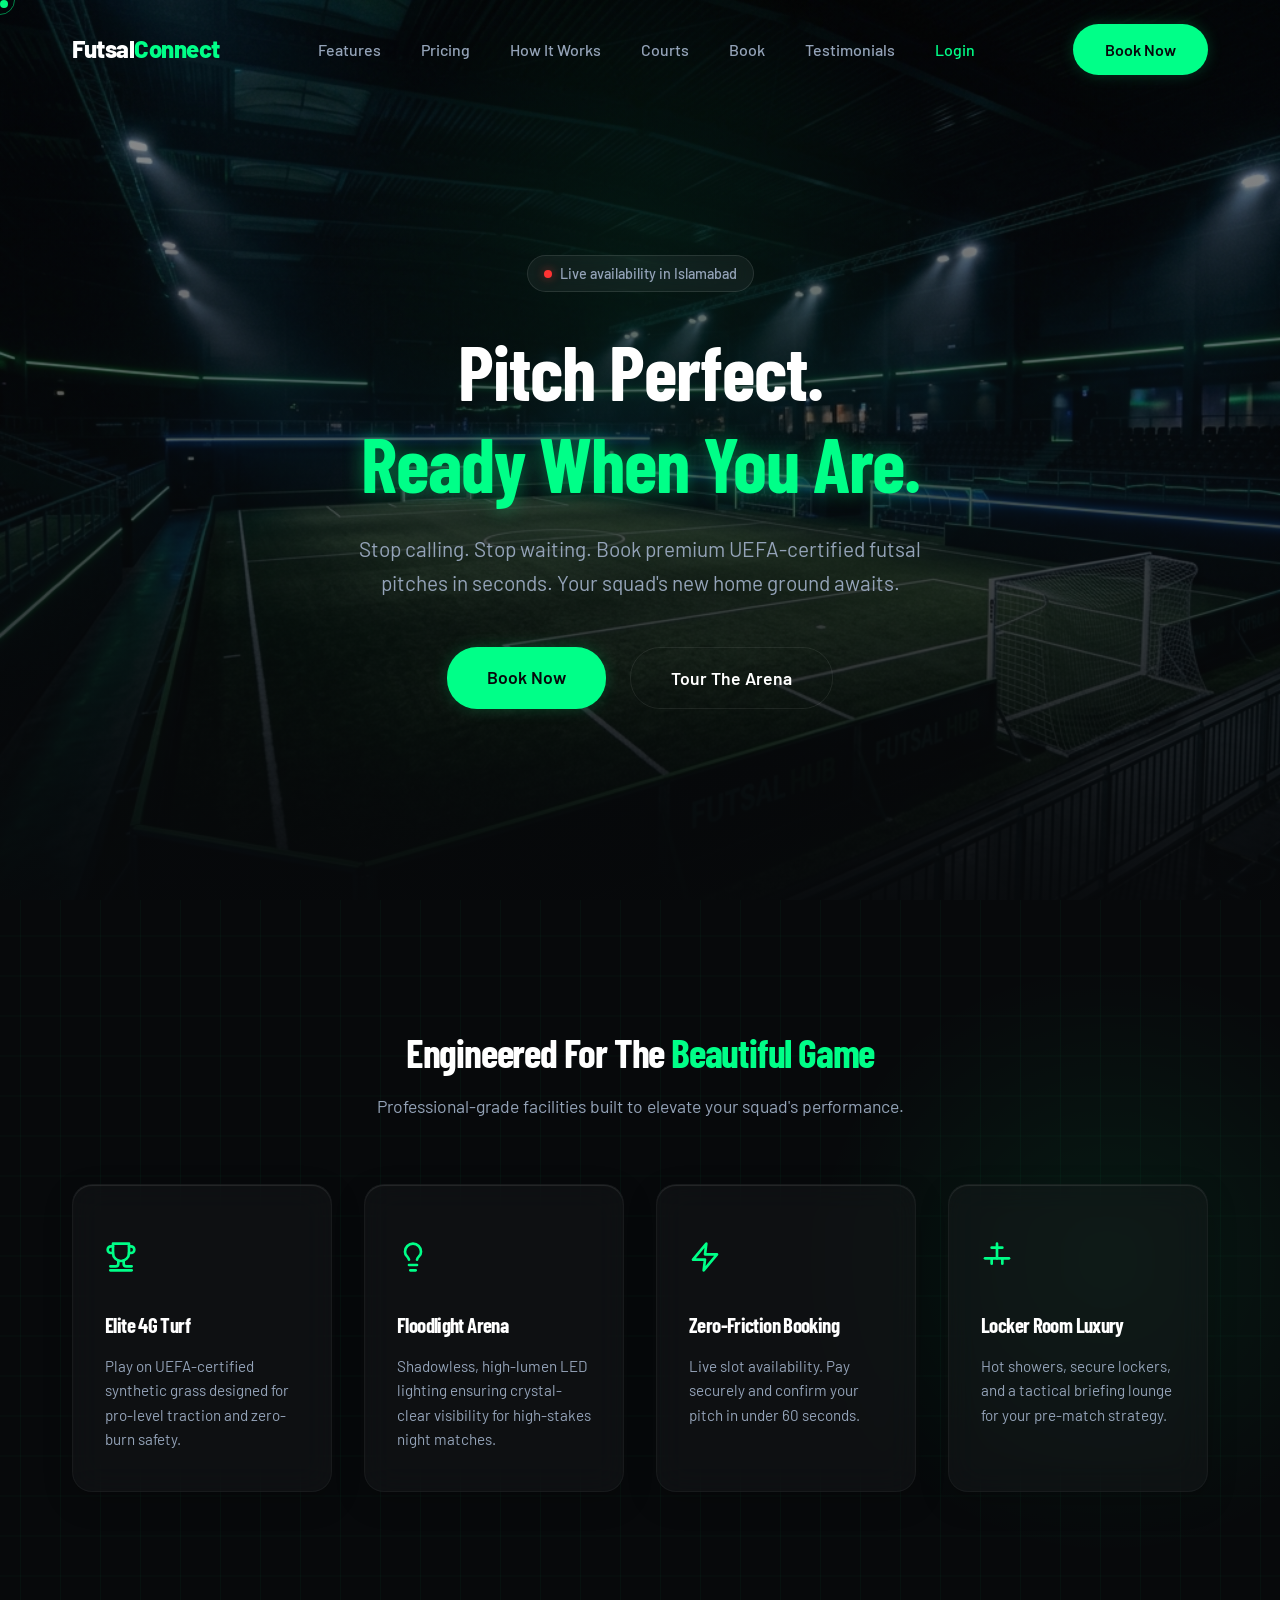
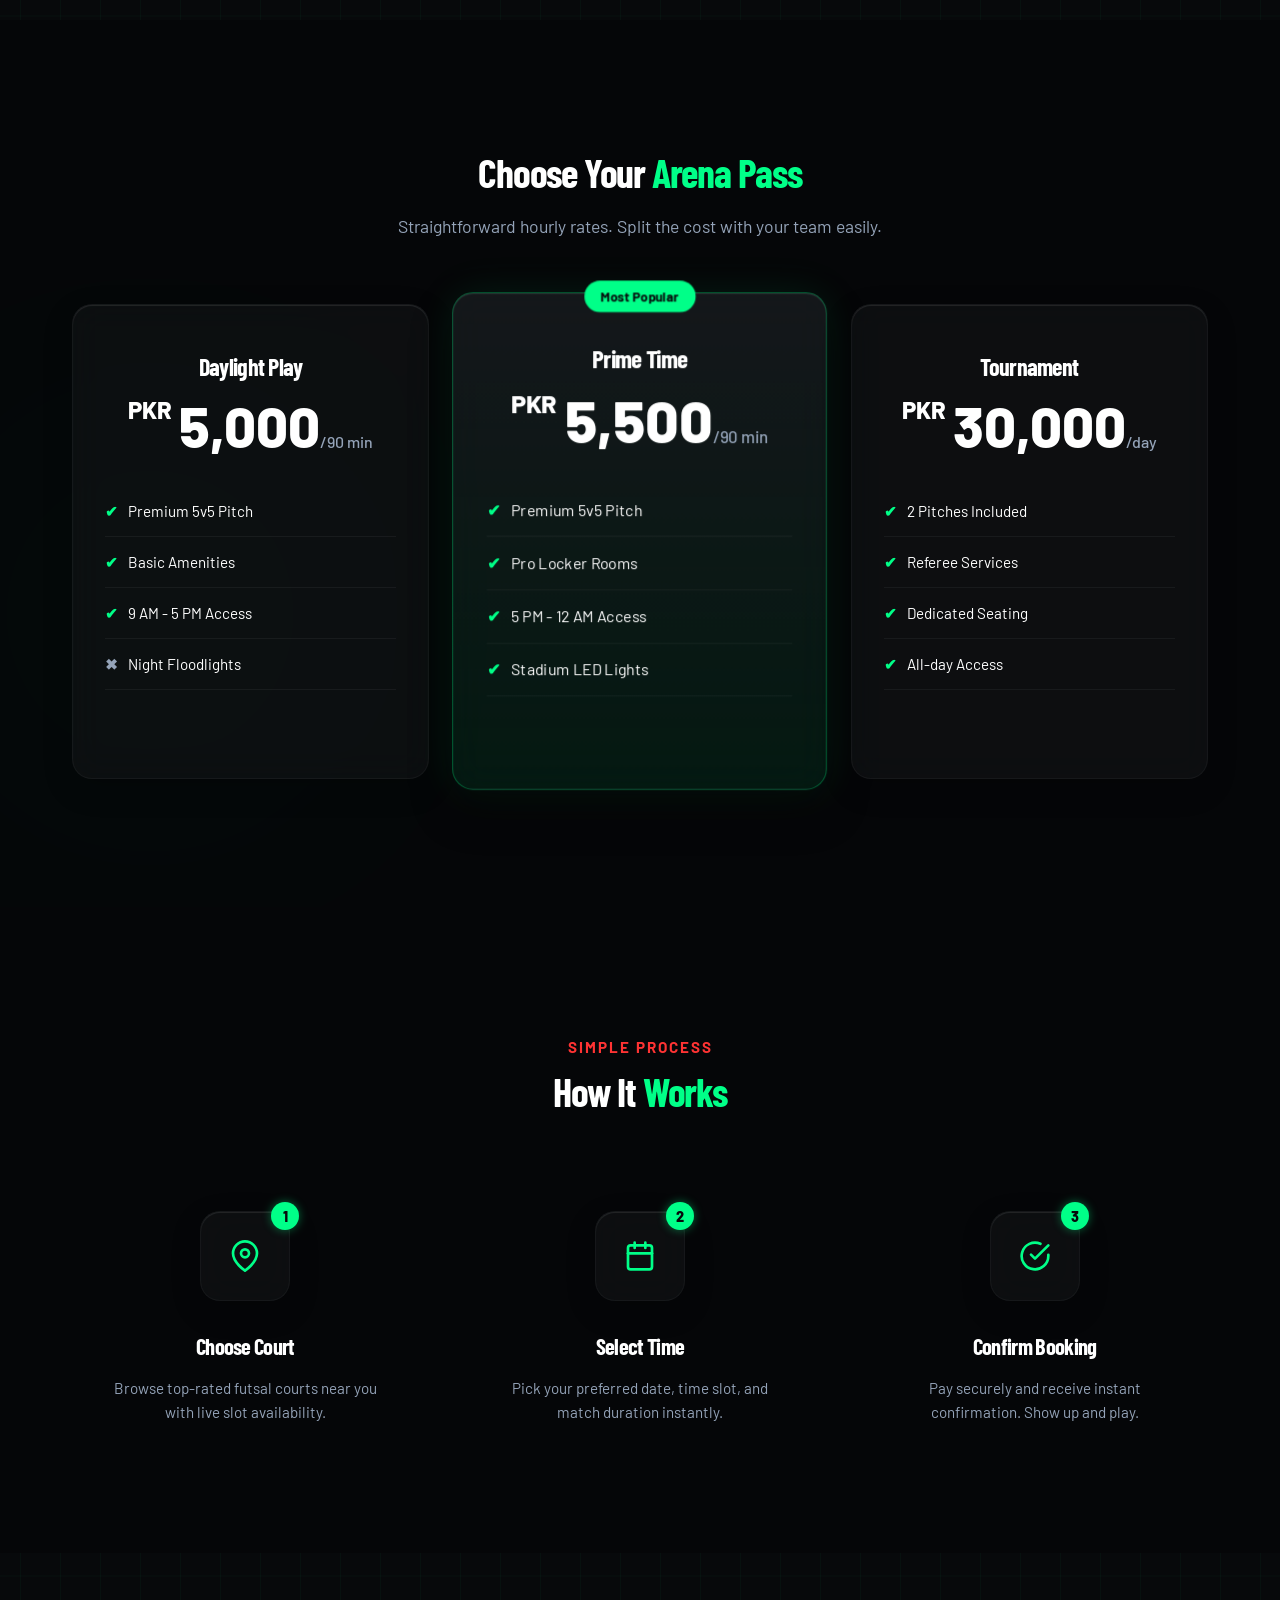
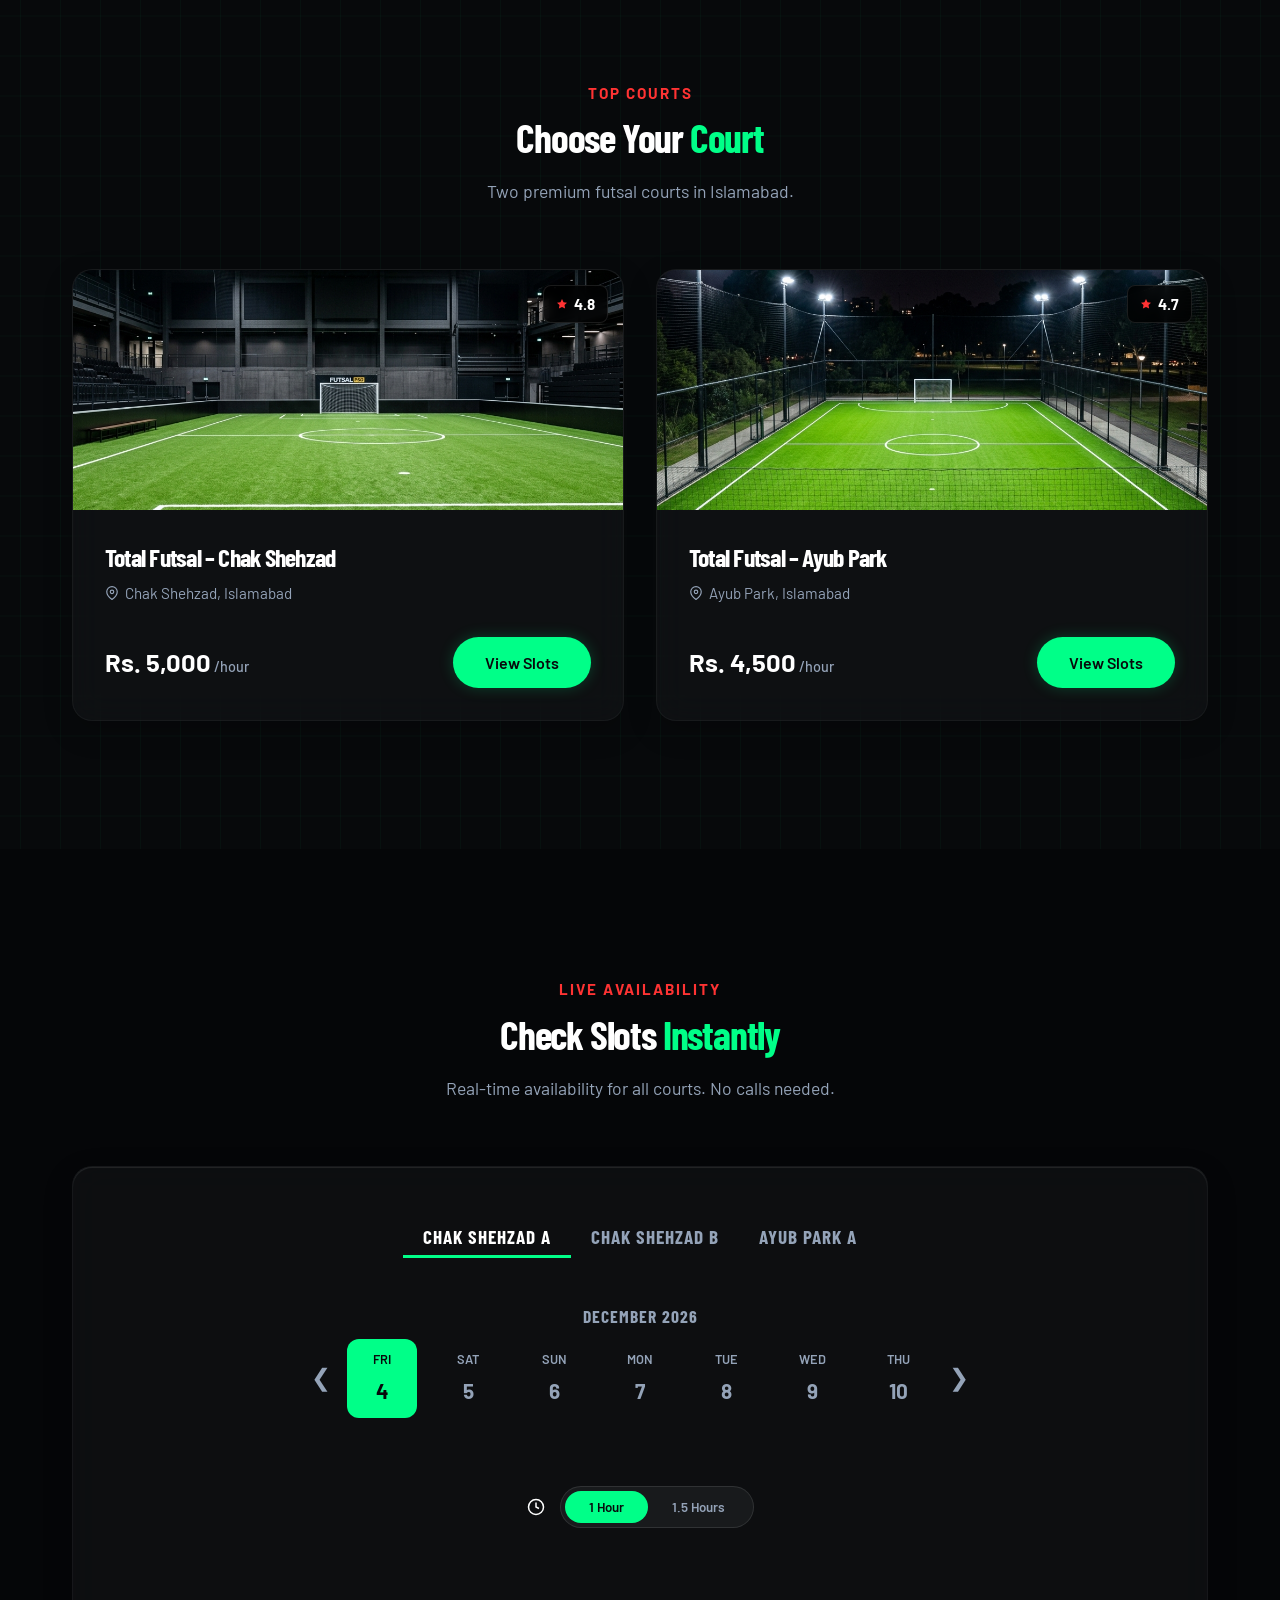
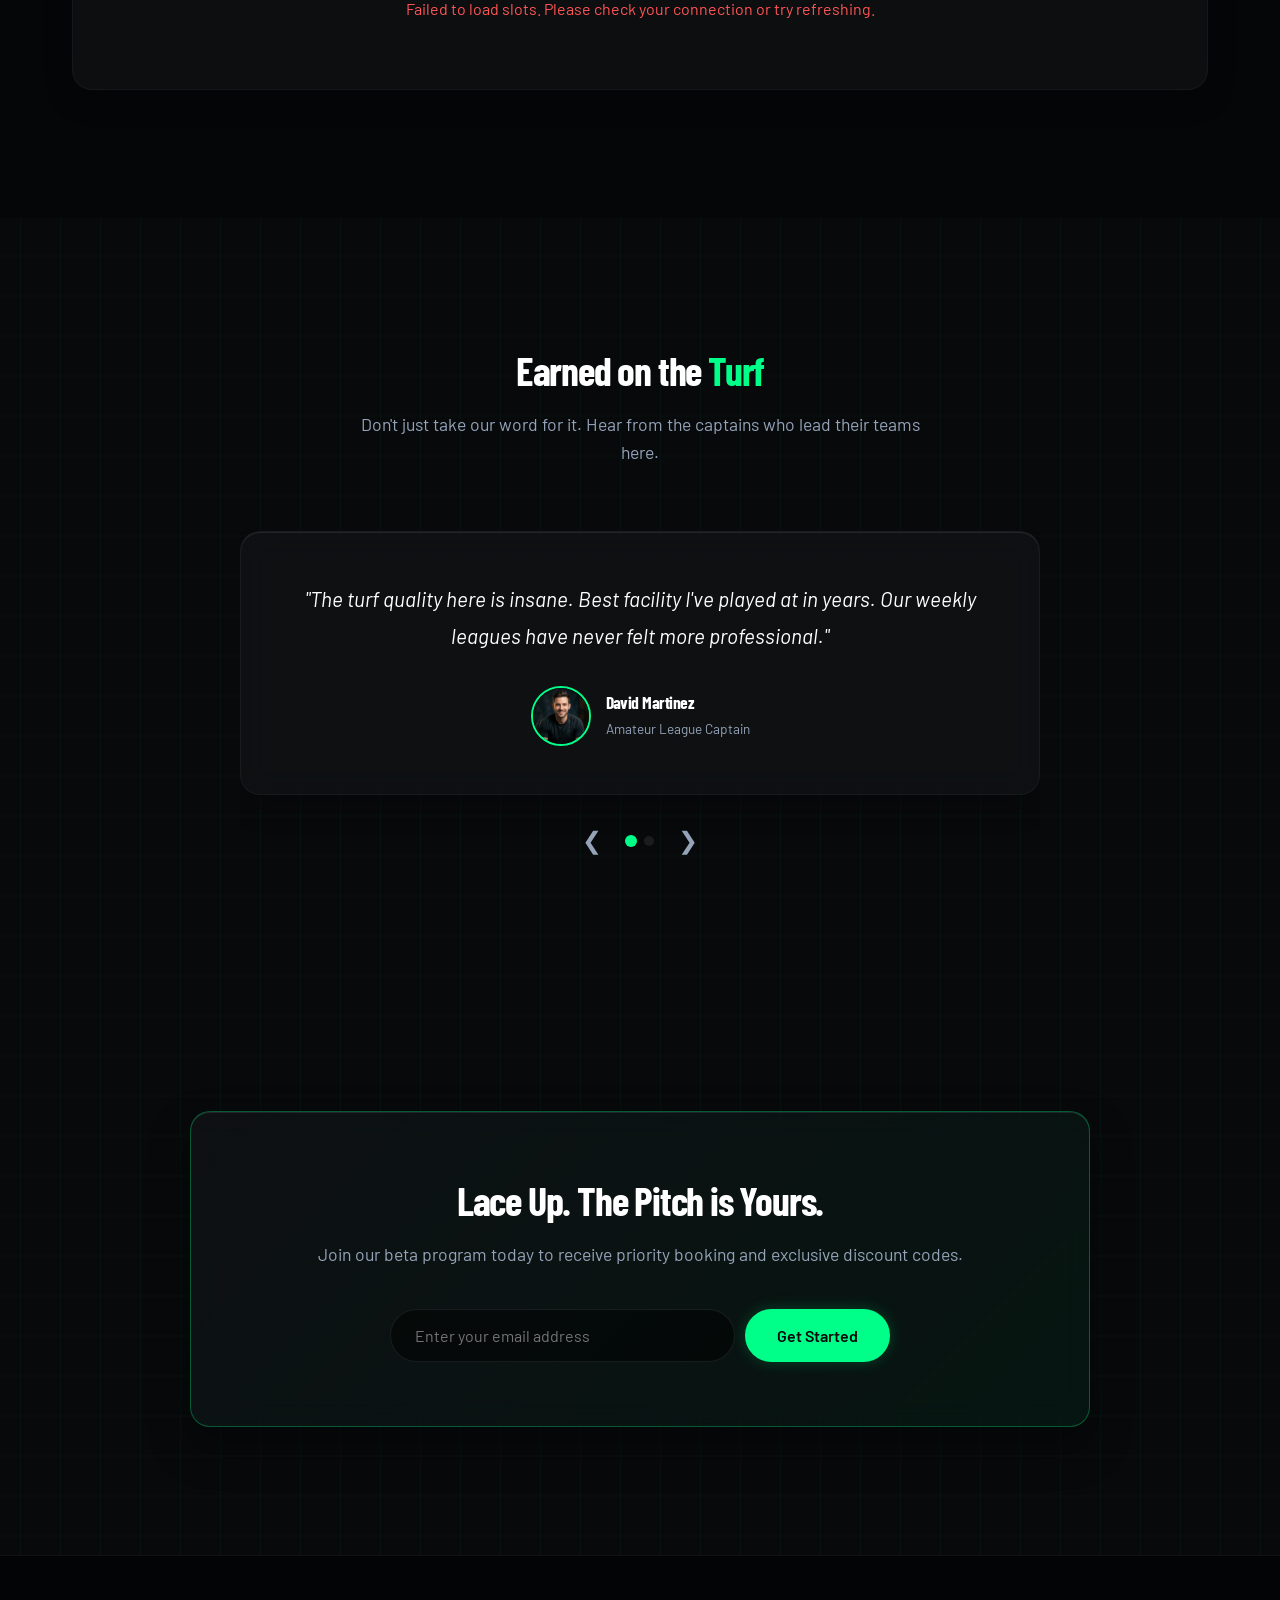
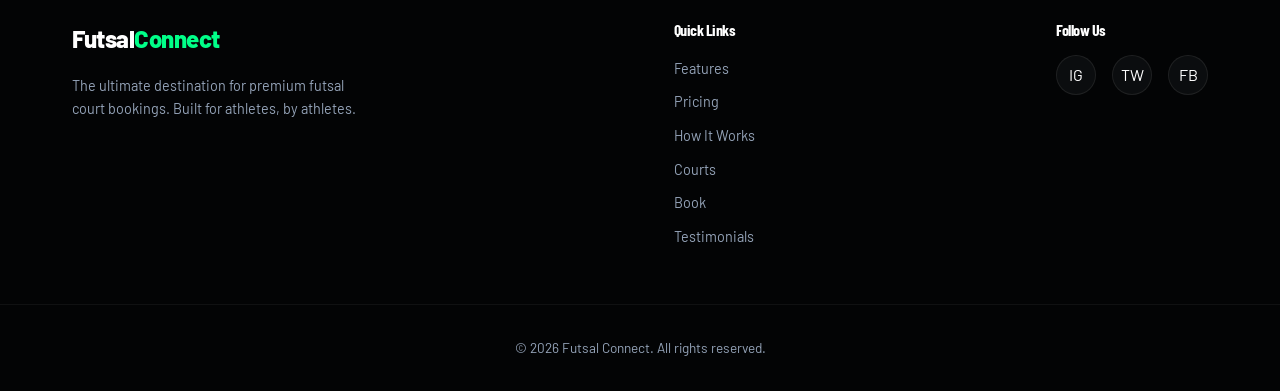
<file: index.html>
<!DOCTYPE html>
<html lang="en">
<head>
    <meta charset="UTF-8">
    <meta name="viewport" content="width=device-width, initial-scale=1.0, maximum-scale=1.0, user-scalable=0">
    <title>Futsal Connect | Premium Court Bookings</title>
    <meta name="description" content="Book premium futsal courts instantly. The best turf, the best lighting, ready for your squad.">
    <link rel="preconnect" href="https://fonts.googleapis.com">
    <link rel="preconnect" href="https://fonts.gstatic.com" crossorigin>
    <link href="https://fonts.googleapis.com/css2?family=Barlow+Condensed:ital,wght@0,400;0,700;1,400&family=Barlow:ital,wght@0,400;0,600;0,700;1,400&display=swap" rel="stylesheet">
    <link rel="stylesheet" href="styles.css">
</head>
<body>
    <!-- Custom Cursor -->
    <div class="cursor"></div>
    <div class="cursor-follower"></div>

    <!-- Navigation -->
    <nav id="navbar">
        <div class="nav-container">
            <a href="#" class="logo">Futsal<span class="accent">Connect</span></a>
            <ul class="nav-links">
                <li><a href="#features">Features</a></li>
                <li><a href="#pricing">Pricing</a></li>
                <li><a href="#process">How It Works</a></li>
                <li><a href="#grounds">Courts</a></li>
                <li><a href="#availability">Book</a></li>
                <li><a href="#testimonials">Testimonials</a></li>
                <li><a href="login.html" style="color: var(--accent);">Login</a></li>
            </ul>
            <div class="nav-actions" style="display: flex; gap: 15px; align-items: center;">
                <a href="#availability" class="nav-btn btn-primary">Book Now</a>
            </div>
            <!-- Mobile Menu Toggle -->
            <div class="menu-toggle" id="mobile-menu">
                <span class="bar"></span>
                <span class="bar"></span>
                <span class="bar"></span>
            </div>
        </div>
    </nav>

    <!-- Hero Section -->
    <header class="hero">
        <div class="hero-overlay"></div>
        <div class="hero-content">
            <div class="hero-badge fade-up">
                <span class="status-dot"></span>
                <span>Live availability in Islamabad</span>
            </div>
            <h1 class="fade-up">Pitch Perfect.<br><span class="accent-glow">Ready When You Are.</span></h1>
            <p class="fade-up delay-1">Stop calling. Stop waiting. Book premium UEFA-certified futsal pitches in seconds. Your squad's new home ground awaits.</p>
            <div class="hero-buttons fade-up delay-2">
                <a href="#availability" class="btn-primary lg">Book Now</a>
                <a href="#features" class="btn-secondary lg">Tour The Arena</a>
            </div>
        </div>
    </header>

    <!-- Features Section -->
    <section id="features" class="features section">
        <div class="container">
            <div class="section-header">
                <h2>Engineered For The <span class="accent">Beautiful Game</span></h2>
                <p>Professional-grade facilities built to elevate your squad's performance.</p>
            </div>
            
            <div class="features-grid">
                <div class="feature-card glass">
                    <div class="icon"><svg class="icon-svg" width="32" height="32" viewBox="0 0 24 24" fill="none" stroke="var(--accent)" stroke-width="2" stroke-linecap="round" stroke-linejoin="round"><path d="M6 9H4.5a2.5 2.5 0 0 1 0-5H6"></path><path d="M18 9h1.5a2.5 2.5 0 0 0 0-5H18"></path><path d="M4 22h16"></path><path d="M10 14.66V17c0 1.1-.9 2-2 2H4"></path><path d="M14 14.66V17c0 1.1.9 2 2 2h4"></path><path d="M18 2H6v7a6 6 0 0 0 12 0V2Z"></path></svg></div>
                    <h3>Elite 4G Turf</h3>
                    <p>Play on UEFA-certified synthetic grass designed for pro-level traction and zero-burn safety.</p>
                </div>
                <div class="feature-card glass">
                    <div class="icon"><svg class="icon-svg" width="32" height="32" viewBox="0 0 24 24" fill="none" stroke="var(--accent)" stroke-width="2" stroke-linecap="round" stroke-linejoin="round"><path d="M15 14c.2-1 .7-1.7 1.5-2.5 1-.9 1.5-2.2 1.5-3.5A6 6 0 0 0 6 8c0 1 .2 2.2 1.5 3.5.7.9 1.2 1.5 1.5 2.5"></path><path d="M9 18h6"></path><path d="M10 22h4"></path></svg></div>
                    <h3>Floodlight Arena</h3>
                    <p>Shadowless, high-lumen LED lighting ensuring crystal-clear visibility for high-stakes night matches.</p>
                </div>
                <div class="feature-card glass">
                    <div class="icon"><svg class="icon-svg" width="32" height="32" viewBox="0 0 24 24" fill="none" stroke="var(--accent)" stroke-width="2" stroke-linecap="round" stroke-linejoin="round"><polygon points="13 2 3 14 12 14 11 22 21 10 12 10 13 2"></polygon></svg></div>
                    <h3>Zero-Friction Booking</h3>
                    <p>Live slot availability. Pay securely and confirm your pitch in under 60 seconds.</p>
                </div>
                <div class="feature-card glass">
                    <div class="icon"><svg class="icon-svg" width="32" height="32" viewBox="0 0 24 24" fill="none" stroke="var(--accent)" stroke-width="2" stroke-linecap="round" stroke-linejoin="round"><path d="M3 13h18"></path><path d="M12 2v11"></path><path d="M8 17v-4"></path><path d="M16 17v-4"></path><path d="M8 5h8"></path></svg></div>
                    <h3>Locker Room Luxury</h3>
                    <p>Hot showers, secure lockers, and a tactical briefing lounge for your pre-match strategy.</p>
                </div>
            </div>
        </div>
    </section>

    <!-- Pricing Section -->
    <section id="pricing" class="pricing section dark-bg">
        <div class="container">
            <div class="section-header">
                <h2>Choose Your <span class="accent">Arena Pass</span></h2>
                <p>Straightforward hourly rates. Split the cost with your team easily.</p>
            </div>

            <div class="pricing-grid">
                <!-- Basic Plan -->
                <div class="pricing-card glass">
                    <h3>Daylight Play</h3>
                    <div class="price"><span class="currency">PKR </span>5,000<span class="period">/90 min</span></div>
                    <ul class="features-list">
                        <li><span>✔</span> Premium 5v5 Pitch</li>
                        <li><span>✔</span> Basic Amenities</li>
                        <li><span>✔</span> 9 AM - 5 PM Access</li>
                        <li><span class="mute">✖</span> Night Floodlights</li>
                    </ul>
                </div>

                <!-- Pro Plan -->
                <div class="pricing-card glass popular">
                    <div class="badge">Most Popular</div>
                    <h3>Prime Time</h3>
                    <div class="price"><span class="currency">PKR </span>5,500<span class="period">/90 min</span></div>
                    <ul class="features-list">
                        <li><span>✔</span> Premium 5v5 Pitch</li>
                        <li><span>✔</span> Pro Locker Rooms</li>
                        <li><span>✔</span> 5 PM - 12 AM Access</li>
                        <li><span>✔</span> Stadium LED Lights</li>
                    </ul>
                </div>

                <!-- Tournament Plan -->
                <div class="pricing-card glass">
                    <h3>Tournament</h3>
                    <div class="price"><span class="currency">PKR </span>30,000<span class="period">/day</span></div>
                    <ul class="features-list">
                        <li><span>✔</span> 2 Pitches Included</li>
                        <li><span>✔</span> Referee Services</li>
                        <li><span>✔</span> Dedicated Seating</li>
                        <li><span>✔</span> All-day Access</li>
                    </ul>
                </div>
            </div>
        </div>
    </section>

    <!-- Process Section -->
    <section id="process" class="process section dark-bg">
        <div class="container">
            <div class="section-header">
                <span class="sub-heading">SIMPLE PROCESS</span>
                <h2>How It <span class="accent">Works</span></h2>
            </div>

            <div class="process-grid">
                <!-- Step 1 -->
                <div class="process-step">
                    <div class="icon-box glass">
                        <span class="step-number">1</span>
                        <svg width="32" height="32" viewBox="0 0 24 24" fill="none" stroke="var(--accent)" stroke-width="2" stroke-linecap="round" stroke-linejoin="round"><path d="M21 10c0 7-9 13-9 13s-9-6-9-13a9 9 0 0 1 18 0z"></path><circle cx="12" cy="10" r="3"></circle></svg>
                    </div>
                    <h3>Choose Court</h3>
                    <p>Browse top-rated futsal courts near you with live slot availability.</p>
                </div>

                <!-- Step 2 -->
                <div class="process-step">
                    <div class="icon-box glass">
                        <span class="step-number">2</span>
                        <svg width="32" height="32" viewBox="0 0 24 24" fill="none" stroke="var(--accent)" stroke-width="2" stroke-linecap="round" stroke-linejoin="round"><rect x="3" y="4" width="18" height="18" rx="2" ry="2"></rect><line x1="16" y1="2" x2="16" y2="6"></line><line x1="8" y1="2" x2="8" y2="6"></line><line x1="3" y1="10" x2="21" y2="10"></line></svg>
                    </div>
                    <h3>Select Time</h3>
                    <p>Pick your preferred date, time slot, and match duration instantly.</p>
                </div>

                <!-- Step 3 -->
                <div class="process-step">
                    <div class="icon-box glass">
                        <span class="step-number">3</span>
                        <svg width="32" height="32" viewBox="0 0 24 24" fill="none" stroke="var(--accent)" stroke-width="2" stroke-linecap="round" stroke-linejoin="round"><path d="M22 11.08V12a10 10 0 1 1-5.93-9.14"></path><polyline points="22 4 12 14.01 9 11.01"></polyline></svg>
                    </div>
                    <h3>Confirm Booking</h3>
                    <p>Pay securely and receive instant confirmation. Show up and play.</p>
                </div>
            </div>
        </div>
    </section>

    <!-- Grounds Section -->
    <section id="grounds" class="grounds section">
        <div class="container">
            <div class="section-header">
                <span class="sub-heading">TOP COURTS</span>
                <h2>Choose Your <span class="accent">Court</span></h2>
                <p>Two premium futsal courts in Islamabad.</p>
            </div>

            <div class="grounds-grid">
                <!-- Ground 1 -->
                <div class="ground-card glass">
                    <div class="ground-image">
                        <img src="assets/court_indoor.png" alt="Chak Shehzad Indoor Court">
                        <div class="rating-badge">
                            <svg width="12" height="12" viewBox="0 0 24 24" fill="currentColor"><path d="M12 2l3.09 6.26L22 9.27l-5 4.87 1.18 6.88L12 17.77l-6.18 3.25L7 14.14 2 9.27l6.91-1.01L12 2z"/></svg>
                            4.8
                        </div>
                    </div>
                    <div class="ground-content">
                        <h3>Total Futsal – Chak Shehzad</h3>
                        <p class="location">
                            <svg width="14" height="14" viewBox="0 0 24 24" fill="none" stroke="currentColor" stroke-width="2" stroke-linecap="round" stroke-linejoin="round"><path d="M21 10c0 7-9 13-9 13s-9-6-9-13a9 9 0 0 1 18 0z"></path><circle cx="12" cy="10" r="3"></circle></svg>
                            Chak Shehzad, Islamabad
                        </p>
                        <div class="ground-footer">
                            <div class="ground-price">
                                <strong>Rs. 5,000</strong> <span class="period">/hour</span>
                            </div>
                            <a href="#availability" class="btn-primary">View Slots</a>
                        </div>
                    </div>
                </div>

                <!-- Ground 2 -->
                <div class="ground-card glass">
                    <div class="ground-image">
                        <img src="assets/court_outdoor.png" alt="Ayub Park Outdoor Court">
                        <div class="rating-badge">
                            <svg width="12" height="12" viewBox="0 0 24 24" fill="currentColor"><path d="M12 2l3.09 6.26L22 9.27l-5 4.87 1.18 6.88L12 17.77l-6.18 3.25L7 14.14 2 9.27l6.91-1.01L12 2z"/></svg>
                            4.7
                        </div>
                    </div>
                    <div class="ground-content">
                        <h3>Total Futsal – Ayub Park</h3>
                        <p class="location">
                            <svg width="14" height="14" viewBox="0 0 24 24" fill="none" stroke="currentColor" stroke-width="2" stroke-linecap="round" stroke-linejoin="round"><path d="M21 10c0 7-9 13-9 13s-9-6-9-13a9 9 0 0 1 18 0z"></path><circle cx="12" cy="10" r="3"></circle></svg>
                            Ayub Park, Islamabad
                        </p>
                        <div class="ground-footer">
                            <div class="ground-price">
                                <strong>Rs. 4,500</strong> <span class="period">/hour</span>
                            </div>
                            <a href="#availability" class="btn-primary">View Slots</a>
                        </div>
                    </div>
                </div>
            </div>
        </div>
    </section>

    <!-- Live Availability Section -->
    <section id="availability" class="availability section dark-bg">
        <div class="container">
            <div class="section-header">
                <span class="sub-heading">LIVE AVAILABILITY</span>
                <h2>Check Slots <span class="accent">Instantly</span></h2>
                <p>Real-time availability for all courts. No calls needed.</p>
            </div>

            <div class="availability-module glass">
                
                <!-- Top Header: Select Court -->
                <div class="court-selector">
                    <button class="court-tab active" onclick="selectCourt(this)">Chak Shehzad A</button>
                    <button class="court-tab" onclick="selectCourt(this)">Chak Shehzad B</button>
                    <button class="court-tab" onclick="selectCourt(this)">Ayub Park A</button>
                </div>

                <!-- Date Slider -->
                <div class="date-slider-container" style="text-align: center; margin-bottom: 20px; transition: all 0.3s ease;">
                    <h3 id="calendarMonthLabel" style="font-size: 1.1rem; color: var(--text-secondary); margin-bottom: 12px; font-weight: 700; text-transform: uppercase; letter-spacing: 1px;">October 2026</h3>
                    <div class="date-slider-wrapper">
                        <button class="nav-arrow" onclick="slideDates(-1)">&#10094;</button>
                        <div class="date-slider" id="dateSliderDynamic">
                            <!-- JS will inject 7 days automatically -->
                        </div>
                        <button class="nav-arrow" onclick="slideDates(1)">&#10095;</button>
                    </div>
                </div>

                <!-- Duration Toggle -->
                <div class="duration-toggle">
                    <div class="duration-icon">
                        <svg width="18" height="18" viewBox="0 0 24 24" fill="none" stroke="currentColor" stroke-width="2"><circle cx="12" cy="12" r="10"></circle><polyline points="12 6 12 12 16 14"></polyline></svg>
                    </div>
                    <div class="duration-pill">
                        <button class="duration-tab active" onclick="selectDuration(this)">1 Hour</button>
                        <button class="duration-tab" onclick="selectDuration(this)">1.5 Hours</button>
                    </div>
                </div>

                <!-- Slots Grid -->
                <div class="slots-grid" id="slots-container">
                    <button class="slot-item available"><strong>5:00 PM</strong><span>Available</span></button>
                    <button class="slot-item available"><strong>6:00 PM</strong><span>Available</span></button>
                    <button class="slot-item booked"><strong>7:00 PM</strong><span>Booked</span></button>
                    <button class="slot-item booked"><strong>8:00 PM</strong><span>Booked</span></button>
                    
                    <button class="slot-item available"><strong>9:00 PM</strong><span>Available</span></button>
                    <button class="slot-item available"><strong>10:00 PM</strong><span>Available</span></button>
                    <button class="slot-item booked"><strong>11:00 PM</strong><span>Booked</span></button>
                    <button class="slot-item available"><strong>12:00 AM</strong><span>Available</span></button>
                </div>

            </div>
        </div>
    </section>

    <!-- Testimonials Section -->
    <section id="testimonials" class="testimonials section">
        <div class="container">
            <div class="section-header">
                <h2>Earned on the <span class="accent">Turf</span></h2>
                <p>Don't just take our word for it. Hear from the captains who lead their teams here.</p>
            </div>

            <div class="slider-container">
                <div class="testimonial-card glass active">
                    <p class="quote">"The turf quality here is insane. Best facility I've played at in years. Our weekly leagues have never felt more professional."</p>
                    <div class="author">
                        <img src="assets/avatar1.png" alt="Athlete Name">
                        <div class="info">
                            <h4>David Martinez</h4>
                            <span>Amateur League Captain</span>
                        </div>
                    </div>
                </div>

                <div class="testimonial-card glass">
                    <p class="quote">"Booking through Futsal Connect is so seamless. No calls, no waiting. Just pick a slot, split with the team, and done!"</p>
                    <div class="author">
                        <img src="assets/avatar2.png" alt="Athlete Name">
                        <div class="info">
                            <h4>Sarah Jenkins</h4>
                            <span>Weekend Warrior</span>
                        </div>
                    </div>
                </div>
                
                <div class="slider-controls">
                    <button class="nav-arrow prev" onclick="moveSlide(-1)">&#10094;</button>
                    <div class="dots">
                        <span class="dot active" onclick="currentSlide(1)"></span>
                        <span class="dot" onclick="currentSlide(2)"></span>
                    </div>
                    <button class="nav-arrow next" onclick="moveSlide(1)">&#10095;</button>
                </div>
            </div>
        </div>
    </section>

    <!-- CTA Section -->
    <section id="cta" class="cta section">
        <div class="cta-container glass">
            <h2>Lace Up. The Pitch is Yours.</h2>
            <p>Join our beta program today to receive priority booking and exclusive discount codes.</p>
            <form id="signupForm" class="cta-form">
                <input type="email" id="emailInput" placeholder="Enter your email address" required>
                <button type="submit" class="btn-primary">Get Started</button>
            </form>
            <p id="formMessage" style="display: none; margin-top: 15px; color: var(--accent); font-weight: 500;">Thanks! We will be in touch shortly.</p>
        </div>
    </section>

    <!-- Footer -->
    <footer>
        <div class="container footer-content">
            <div class="brand-col">
                <a href="#" class="logo">Futsal<span class="accent">Connect</span></a>
                <p>The ultimate destination for premium futsal court bookings. Built for athletes, by athletes.</p>
            </div>
            <div class="links-col">
                <h4>Quick Links</h4>
                <ul>
                    <li><a href="#features">Features</a></li>
                    <li><a href="#pricing">Pricing</a></li>
                    <li><a href="#process">How It Works</a></li>
                    <li><a href="#grounds">Courts</a></li>
                    <li><a href="#availability">Book</a></li>
                    <li><a href="#testimonials">Testimonials</a></li>
                </ul>
            </div>
            <div class="social-col">
                <h4>Follow Us</h4>
                <div class="social-icons">
                    <a href="#">IG</a>
                    <a href="#">TW</a>
                    <a href="#">FB</a>
                </div>
            </div>
        </div>
        <div class="footer-bottom">
            <p>&copy; 2026 Futsal Connect. All rights reserved.</p>
        </div>
    </footer>

    <!-- Customer Booking Modal -->
    <div class="customer-modal-overlay" id="customerBookingModal">
        <div class="customer-modal-wrapper">
            <button class="customer-modal-close" onclick="closeCustomerModal()">×</button>
            
            <!-- Step 1: Details -->
            <div class="customer-modal-step active" id="modalStep1">
                <div class="customer-modal-header">
                    <h3>Confirm Booking Details</h3>
                </div>
                <div class="booking-summary-box">
                    <div><span>Court:</span> <span class="highlight" id="summaryCourt">Chak Shehzad A</span></div>
                    <div><span>Date:</span> <span class="highlight" id="summaryDate">19 Oct, 2026</span></div>
                    <div><span>Time:</span> <span class="highlight" id="summaryTime">19:00</span></div>
                </div>
                <form id="customerDetailsForm">
                    <div class="customer-input-group">
                        <label>Full Name</label>
                        <input type="text" id="custName" required placeholder="John Doe">
                    </div>
                    <div class="customer-input-group">
                        <label>Phone Number</label>
                        <input type="tel" id="custPhone" required placeholder="0300 1234567">
                    </div>
                    <div class="customer-input-group">
                        <label>Email Address</label>
                        <input type="email" id="custEmail" required placeholder="john@example.com">
                    </div>
                    <div class="customer-btn-group">
                        <button type="button" class="btn-secondary" onclick="closeCustomerModal()">Cancel</button>
                        <button type="submit" class="btn-primary">Proceed to Payment</button>
                    </div>
                </form>
            </div>

            <!-- Step 2: Payment -->
            <div class="customer-modal-step" id="modalStep2">
                <div class="customer-modal-header">
                    <h3>Secure Payment</h3>
                </div>
                <div class="booking-summary-box">
                    <div><span>Total Amount:</span> <span class="highlight" style="font-size: 1.2rem;" id="summaryPrice">Rs. 5,000</span></div>
                    <div style="font-size: 0.8rem; color: #94a3b8; margin-top: 5px;" id="summaryPriceNote">Standard daylight rate applies</div>
                </div>
                <div class="customer-input-group">
                    <label>Promo Code</label>
                    <div style="display:flex; gap: 10px;">
                        <input type="text" id="promoCode" placeholder="Enter code (e.g. PROMO20)" style="flex:1;">
                        <button type="button" class="btn-secondary" onclick="applyPromo()">Apply</button>
                    </div>
                </div>
                <div class="customer-input-group" style="margin-top: 15px;">
                    <label>Payment Method</label>
                    <input type="text" placeholder="Pay at venue" disabled style="opacity: 0.7; cursor: not-allowed; background: rgba(255,255,255,0.05);" value="💳 Pay at venue (Selected)">
                </div>
                <div class="customer-btn-group">
                    <button type="button" class="btn-secondary" onclick="customerModalGoTo(1)">Back</button>
                    <button type="button" class="btn-primary" onclick="confirmCustomerBooking()" id="confirmBookBtn">Confirm Booking</button>
                </div>
            </div>

            <!-- Step 3: Success -->
            <div class="customer-modal-step" id="modalStep3" style="text-align: center;">
                <div style="font-size: 4rem; color: var(--accent); margin-bottom: 1rem;">&#10003;</div>
                <h3 style="margin-bottom: 1rem; font-size: 1.8rem;">Booking Confirmed!</h3>
                <p style="color: var(--text-secondary); margin-bottom: 2rem;">Your slot has been secured. A confirmation email has been sent to you.</p>
                <div class="booking-summary-box" style="text-align: left;">
                    <div><span>Reference:</span> <span class="highlight" id="successRef">#BK-123456</span></div>
                </div>
                <button type="button" class="btn-primary" style="width: 100%;" onclick="completeBookingFlow()">Done</button>
            </div>
            
        </div>
    </div>

    <script src="script.js"></script>
</body>
</html>
</file>
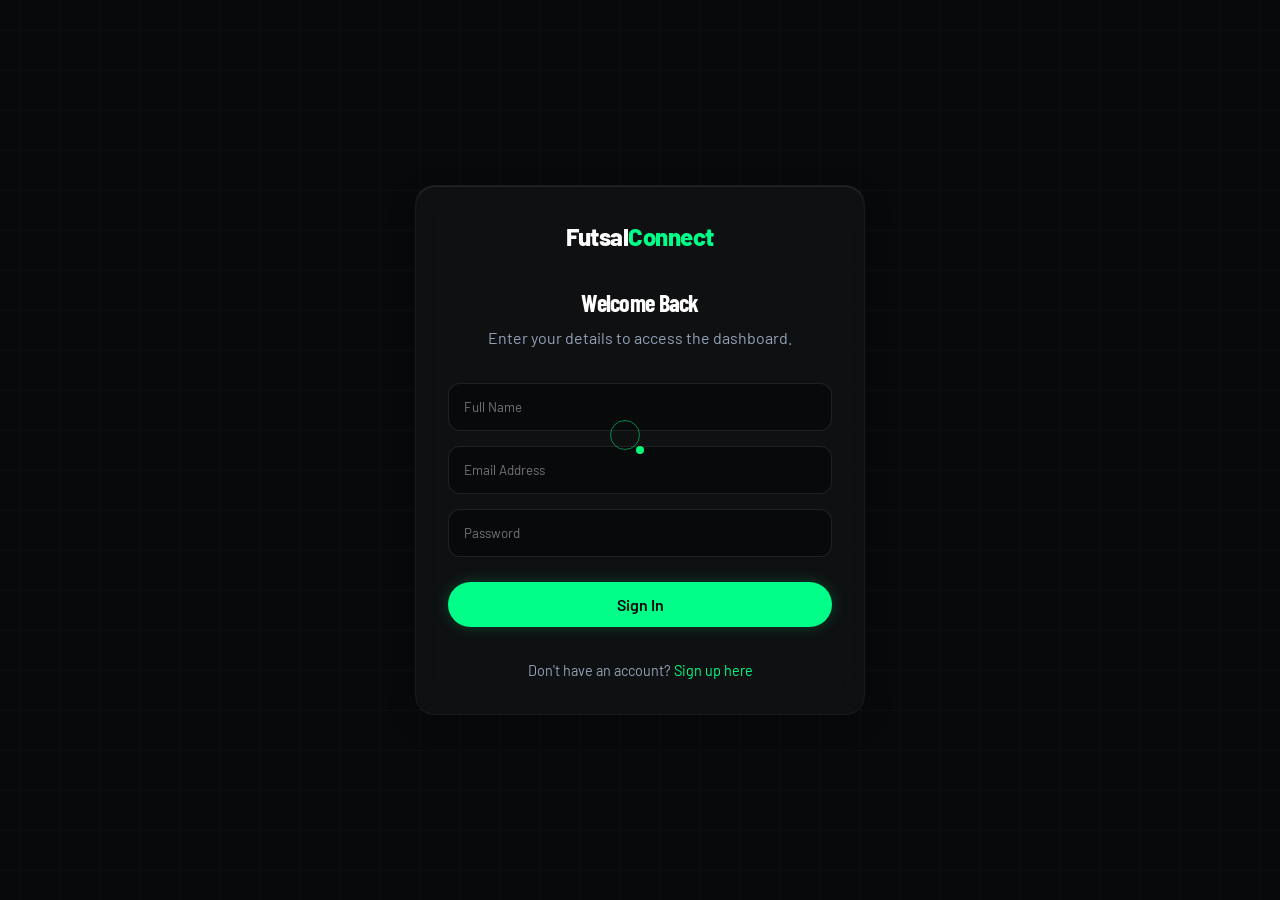
<file: dashboard.html>
<!DOCTYPE html>
<html lang="en">
<head>
  <meta charset="UTF-8">
  <meta name="viewport" content="width=device-width, initial-scale=1.0, maximum-scale=1.0, user-scalable=0">
  <title>Owner Dashboard - FutsalConnect</title>
  <link rel="preconnect" href="https://fonts.googleapis.com">
  <link href="https://fonts.googleapis.com/css2?family=Barlow+Condensed:wght@600;700;800&family=Barlow:wght@400;500;600&display=swap" rel="stylesheet">
  <link rel="stylesheet" href="styles.css">
  <link rel="stylesheet" href="dashboard.css">
  <script>
    if (localStorage.getItem('futsalAuth') !== 'true') {
        window.location.href = 'login.html';
    }
  </script>
</head>
<body class="db-body">
  <div class="cursor"></div>
  <div class="cursor-follower"></div>

  <!-- Mobile Top Bar -->
  <div class="db-topbar" id="dbTopbar">
    <a href="index.html" class="db-logo">Futsal<span class="accent">Connect</span></a>
    <button class="db-hamburger" id="hambBtn">
      <span></span><span></span><span></span>
    </button>
  </div>

  <!-- Sidebar -->
  <aside class="db-sidebar" id="dbSidebar">
    <div class="db-sidebar-top">
      <a href="index.html" class="db-logo">Futsal<span class="accent">Connect</span></a>
      <div class="db-admin-tag">
        <div class="db-avatar">A</div>
        <div>
          <div style="font-weight:700;font-size:0.9rem;">Admin</div>
          <div style="color:var(--accent);font-size:0.75rem;">Owner</div>
        </div>
      </div>
    </div>

    <nav class="db-nav">
      <a class="db-nav-link active" data-section="calendar">
        <svg viewBox="0 0 24 24" fill="none" stroke="currentColor" stroke-width="2"><rect x="3" y="4" width="18" height="18" rx="2"/><line x1="16" y1="2" x2="16" y2="6"/><line x1="8" y1="2" x2="8" y2="6"/><line x1="3" y1="10" x2="21" y2="10"/></svg>
        Calendar
      </a>
      <a class="db-nav-link" data-section="courts">
        <svg viewBox="0 0 24 24" fill="none" stroke="currentColor" stroke-width="2"><path d="M3 9l9-7 9 7v11a2 2 0 0 1-2 2H5a2 2 0 0 1-2-2z"/><polyline points="9 22 9 12 15 12 15 22"/></svg>
        Courts
      </a>
      <a class="db-nav-link" data-section="customers">
        <svg viewBox="0 0 24 24" fill="none" stroke="currentColor" stroke-width="2"><path d="M17 21v-2a4 4 0 0 0-4-4H5a4 4 0 0 0-4 4v2"/><circle cx="9" cy="7" r="4"/><path d="M23 21v-2a4 4 0 0 0-3-3.87"/><path d="M16 3.13a4 4 0 0 1 0 7.75"/></svg>
        Customers
      </a>
      <a class="db-nav-link" data-section="financials">
        <svg viewBox="0 0 24 24" fill="none" stroke="currentColor" stroke-width="2"><line x1="12" y1="1" x2="12" y2="23"/><path d="M17 5H9.5a3.5 3.5 0 0 0 0 7h5a3.5 3.5 0 0 1 0 7H6"/></svg>
        Financials
      </a>
      <a class="db-nav-link" data-section="analytics">
        <svg viewBox="0 0 24 24" fill="none" stroke="currentColor" stroke-width="2"><line x1="18" y1="20" x2="18" y2="10"/><line x1="12" y1="20" x2="12" y2="4"/><line x1="6" y1="20" x2="6" y2="14"/></svg>
        Analytics
      </a>
      <a class="db-nav-link" data-section="comms">
        <svg viewBox="0 0 24 24" fill="none" stroke="currentColor" stroke-width="2"><path d="M21 15a2 2 0 0 1-2 2H7l-4 4V5a2 2 0 0 1 2-2h14a2 2 0 0 1 2 2z"/></svg>
        Communications
      </a>
    </nav>

    <div class="db-sidebar-footer">
      <a href="index.html" class="db-nav-link">
        <svg viewBox="0 0 24 24" fill="none" stroke="currentColor" stroke-width="2"><path d="M9 21H5a2 2 0 0 1-2-2V5a2 2 0 0 1 2-2h4"/><polyline points="16 17 21 12 16 7"/><line x1="21" y1="12" x2="9" y2="12"/></svg>
        Log Out
      </a>
    </div>
  </aside>

  <!-- Main -->
  <main class="db-main" id="dbMain">

    <!-- ========== CALENDAR SECTION ========== -->
    <section class="db-section active" id="sec-calendar">
      <div class="db-section-header">
        <div>
          <h1>Calendar & Bookings</h1>
          <p>Manage all court reservations</p>
        </div>
        <button class="db-btn-primary" onclick="openBookingModal()">+ New Booking</button>
      </div>

      <!-- View Toggle -->
      <div class="db-view-toggle">
        <button class="db-toggle-btn active" id="btnMonthly" onclick="switchView('monthly')">Monthly</button>
        <button class="db-toggle-btn" id="btnWeekly" onclick="switchView('weekly')">Weekly</button>
        <button class="db-toggle-btn" id="btnDaily" onclick="switchView('daily')">Daily</button>
      </div>

      <!-- Court Selector -->
      <div class="court-selector" id="courtSelector">
        <button class="court-tab active" data-court="all" onclick="selectCourt('all', this)">
          <svg viewBox="0 0 24 24" fill="none" stroke="currentColor" stroke-width="2"><rect x="3" y="3" width="7" height="7" rx="1"/><rect x="14" y="3" width="7" height="7" rx="1"/><rect x="3" y="14" width="7" height="7" rx="1"/><rect x="14" y="14" width="7" height="7" rx="1"/></svg>
          All Courts
        </button>
        <button class="court-tab" data-court="Chak Shehzad A" onclick="selectCourt('Chak Shehzad A', this)">
          <svg viewBox="0 0 24 24" fill="none" stroke="currentColor" stroke-width="2"><circle cx="12" cy="12" r="10"/><line x1="12" y1="2" x2="12" y2="22"/><path d="M4.93 4.93a16 16 0 0 0 0 14.14"/><path d="M19.07 4.93a16 16 0 0 1 0 14.14"/></svg>
          Chak Shehzad A
        </button>
        <button class="court-tab" data-court="Chak Shehzad B" onclick="selectCourt('Chak Shehzad B', this)">
          <svg viewBox="0 0 24 24" fill="none" stroke="currentColor" stroke-width="2"><circle cx="12" cy="12" r="10"/><line x1="12" y1="2" x2="12" y2="22"/><path d="M4.93 4.93a16 16 0 0 0 0 14.14"/><path d="M19.07 4.93a16 16 0 0 1 0 14.14"/></svg>
          Chak Shehzad B
        </button>
        <button class="court-tab" data-court="Ayub Park A" onclick="selectCourt('Ayub Park A', this)">
          <svg viewBox="0 0 24 24" fill="none" stroke="currentColor" stroke-width="2"><circle cx="12" cy="12" r="10"/><line x1="12" y1="2" x2="12" y2="22"/><path d="M4.93 4.93a16 16 0 0 0 0 14.14"/><path d="M19.07 4.93a16 16 0 0 1 0 14.14"/></svg>
          Ayub Park A
        </button>
      </div>

      <!-- Monthly Calendar -->
      <div id="viewMonthly" class="db-card">
        <div class="cal-nav">
          <button onclick="changeCalMonth(-1)">&#10094;</button>
          <h2 id="calMonthLabel">Loading...</h2>
          <button onclick="changeCalMonth(1)">&#10095;</button>
        </div>
        <div class="cal-grid-header">
          <span>Mon</span><span>Tue</span><span>Wed</span><span>Thu</span><span>Fri</span><span>Sat</span><span>Sun</span>
        </div>
        <div class="cal-grid" id="calGrid"></div>
        <div class="cal-legend">
          <span><i class="dot booked"></i> Fully Booked</span>
          <span><i class="dot partial"></i> Partial</span>
          <span><i class="dot open"></i> Open</span>
          <span><i class="dot blocked"></i> Blocked</span>
        </div>
      </div>

      <!-- Weekly View -->
      <div id="viewWeekly" class="db-card" style="display:none;">
        <div class="cal-nav">
          <button onclick="changeWeek(-1)">&#10094;</button>
          <h2 id="weekLabel">Week</h2>
          <button onclick="changeWeek(1)">&#10095;</button>
        </div>
        <div class="week-grid" id="weekGrid"></div>
      </div>

      <!-- Daily View -->
      <div id="viewDaily" class="db-card" style="display:none;">
        <div class="cal-nav">
          <button onclick="changeDay(-1)">&#10094;</button>
          <h2 id="dayLabel">Today</h2>
          <button onclick="changeDay(1)">&#10095;</button>
        </div>
        <div class="daily-grid" id="dailyGrid"></div>
      </div>

      <!-- Recent Bookings Quick Table -->
      <div class="db-card" style="margin-top:2rem;">
        <div class="db-card-header">
          <h2>Recent Bookings</h2>
          <input class="db-search" type="text" placeholder="Search bookings..." oninput="filterBookings(this.value)">
        </div>
        <div style="overflow-x:auto;">
          <table class="db-table" id="bookingsTable">
            <thead>
              <tr><th>ID</th><th>Customer</th><th>Court</th><th>Date</th><th>Time</th><th>Amount</th><th>Status</th><th>Actions</th></tr>
            </thead>
            <tbody id="bookingsTbody"></tbody>
          </table>
        </div>
      </div>
    </section>

    <!-- ========== COURTS SECTION ========== -->
    <section class="db-section" id="sec-courts">
      <div class="db-section-header">
        <div><h1>Court Management</h1><p>Block times & manage pricing rules</p></div>
        <button class="db-btn-primary" onclick="openBlockModal()">+ Block Time</button>
      </div>

      <div class="db-two-col">
        <div class="db-card">
          <div class="db-card-header"><h2>Courts Status</h2></div>
          <div id="courtsStatus"></div>
        </div>

        <div class="db-card">
          <div class="db-card-header"><h2>Dynamic Pricing Rules</h2><button class="db-btn-sm" onclick="addPriceRule()">+ Add Rule</button></div>
          <div id="pricingRules"></div>
        </div>
      </div>

      <div class="db-card" style="margin-top:2rem;">
        <div class="db-card-header"><h2>Blocked Periods</h2></div>
        <div id="blockedPeriods"></div>
      </div>
    </section>

    <!-- ========== CUSTOMERS SECTION ========== -->
    <section class="db-section" id="sec-customers">
      <div class="db-section-header">
        <div><h1>Customer Management</h1><p>Directory, history & tags</p></div>
        <input class="db-search" type="text" placeholder="Search customers..." oninput="filterCustomers(this.value)">
      </div>
      <div class="db-card">
        <div style="overflow-x:auto;">
          <table class="db-table" id="customersTable">
            <thead>
              <tr><th>Name</th><th>Contact</th><th>Bookings</th><th>Total Spend</th><th>No-Shows</th><th>Tags</th><th>Actions</th></tr>
            </thead>
            <tbody id="customersTbody"></tbody>
          </table>
        </div>
      </div>
    </section>

    <!-- ========== FINANCIALS SECTION ========== -->
    <section class="db-section" id="sec-financials">
      <div class="db-section-header">
        <div><h1>Financials</h1><p>Revenue, expenses & refunds</p></div>
        <div style="display:flex;gap:10px;">
          <button class="db-btn-sm active-tab" onclick="switchFinPeriod('daily',this)">Daily</button>
          <button class="db-btn-sm" onclick="switchFinPeriod('weekly',this)">Weekly</button>
          <button class="db-btn-sm" onclick="switchFinPeriod('monthly',this)">Monthly</button>
        </div>
      </div>

      <div class="db-kpi-row" id="finKpis"></div>

      <div class="db-two-col" style="margin-top:2rem;">
        <div class="db-card">
          <div class="db-card-header"><h2>Expense Log</h2><button class="db-btn-sm" onclick="openExpenseModal()">+ Add</button></div>
          <div id="expenseLog"></div>
        </div>
        <div class="db-card">
          <div class="db-card-header"><h2>Refund Log</h2></div>
          <div id="refundLog"></div>
        </div>
      </div>
    </section>

    <!-- ========== ANALYTICS SECTION ========== -->
    <section class="db-section" id="sec-analytics">
      <div class="db-section-header">
        <div><h1>Analytics</h1><p>Performance insights</p></div>
      </div>

      <div class="db-kpi-row" id="analyticsKpis"></div>

      <div class="db-two-col" style="margin-top:2rem;">
        <div class="db-card">
          <div class="db-card-header"><h2>Occupancy Over Time</h2></div>
          <div class="occ-chart" id="occChart"></div>
        </div>
        <div class="db-card">
          <div class="db-card-header"><h2>Customer Breakdown</h2></div>
          <div class="donut-wrap" id="custBreakdown">
            <div class="donut-chart">
              <svg viewBox="0 0 100 100">
                <circle cx="50" cy="50" r="40" fill="none" stroke="rgba(255,255,255,0.05)" stroke-width="16"/>
                <circle cx="50" cy="50" r="40" fill="none" stroke="var(--accent)" stroke-width="16" stroke-dasharray="163 88" stroke-dashoffset="25" transform="rotate(-90 50 50)"/>
                <circle cx="50" cy="50" r="40" fill="none" stroke="rgba(0,255,136,0.3)" stroke-width="16" stroke-dasharray="88 163" stroke-dashoffset="-138" transform="rotate(-90 50 50)"/>
              </svg>
              <div class="donut-label"><strong>65%</strong><span>Repeat</span></div>
            </div>
            <div class="donut-legend">
              <div><i class="dot booked"></i> Repeat Players (65%)</div>
              <div><i class="dot partial"></i> New Customers (35%)</div>
            </div>
          </div>
        </div>
      </div>

      <div class="db-card" style="margin-top:2rem;">
        <div class="db-card-header"><h2>Peak Hours Heatmap</h2></div>
        <div class="heatmap-wrap" id="heatmap"></div>
      </div>
    </section>

    <!-- ========== COMMS SECTION ========== -->
    <section class="db-section" id="sec-comms">
      <div class="db-section-header">
        <div><h1>Communications</h1><p>Reminders & customer feedback</p></div>
      </div>

      <div class="db-two-col">
        <div class="db-card">
          <div class="db-card-header"><h2>Reminder Settings</h2></div>
          <div class="reminder-settings" id="reminderSettings"></div>
        </div>
        <div class="db-card">
          <div class="db-card-header"><h2>Review Inbox</h2></div>
          <div id="reviewInbox"></div>
        </div>
      </div>
    </section>

  </main>

  <!-- ========== MODALS ========== -->
  <div class="db-modal-overlay" id="modalOverlay" onclick="closeAllModals()"></div>

  <!-- New Booking Modal -->
  <div class="db-modal" id="bookingModal">
    <div class="db-modal-header"><h2>New Booking</h2><button onclick="closeAllModals()">✕</button></div>
    <div class="db-modal-body">
      <label>Customer Name</label><input type="text" id="bkName" class="db-input" placeholder="e.g. Ahmed Khan">
      <label>Phone</label><input type="text" id="bkPhone" class="db-input" placeholder="+92...">
      <label>Court</label>
      <select id="bkCourt" class="db-input">
        <option>Chak Shehzad A</option>
        <option>Chak Shehzad B</option>
        <option>Ayub Park A</option>
      </select>
      <label>Date</label><input type="date" id="bkDate" class="db-input">
      <label>Start Time</label>
      <select id="bkTime" class="db-input">
        <option value="06:00">6:00 AM</option>
        <option value="07:30">7:30 AM</option>
        <option value="09:00">9:00 AM</option>
        <option value="10:30">10:30 AM</option>
        <option value="12:00">12:00 PM</option>
        <option value="13:30">1:30 PM</option>
        <option value="15:00">3:00 PM</option>
        <option value="16:30">4:30 PM</option>
        <option value="18:00">6:00 PM</option>
        <option value="19:30">7:30 PM</option>
        <option value="21:00">9:00 PM</option>
        <option value="22:30">10:30 PM</option>
      </select>
      <label>Duration</label>
      <select id="bkDuration" class="db-input">
        <option value="90">90 Minutes</option>
        <option value="120">120 Minutes</option>
      </select>
      <label>Payment</label>
      <select id="bkPayment" class="db-input">
        <option>Cash</option><option>Card</option><option>Online</option>
      </select>
    </div>
    <div class="db-modal-footer">
      <button class="db-btn-secondary" onclick="closeAllModals()">Cancel</button>
      <button class="db-btn-primary" onclick="saveBooking()">Confirm Booking</button>
    </div>
  </div>

  <!-- Block Time Modal -->
  <div class="db-modal" id="blockModal">
    <div class="db-modal-header"><h2>Block Court Time</h2><button onclick="closeAllModals()">✕</button></div>
    <div class="db-modal-body">
      <label>Court</label>
      <select id="blkCourt" class="db-input">
        <option>Chak Shehzad A</option>
        <option>Chak Shehzad B</option>
        <option>Ayub Park A</option>
      </select>
      <label>From Date</label><input type="date" id="blkFrom" class="db-input">
      <label>To Date</label><input type="date" id="blkTo" class="db-input">
      <label>Reason</label>
      <select id="blkReason" class="db-input">
        <option>Maintenance</option><option>Private Event</option><option>Holiday</option><option>Other</option>
      </select>
    </div>
    <div class="db-modal-footer">
      <button class="db-btn-secondary" onclick="closeAllModals()">Cancel</button>
      <button class="db-btn-primary" onclick="saveBlock()">Block Court</button>
    </div>
  </div>

  <!-- Expense Modal -->
  <div class="db-modal" id="expenseModal">
    <div class="db-modal-header"><h2>Log Expense</h2><button onclick="closeAllModals()">✕</button></div>
    <div class="db-modal-body">
      <label>Category</label>
      <select id="expCat" class="db-input">
        <option>Maintenance</option><option>Utilities</option><option>Staff</option><option>Marketing</option><option>Other</option>
      </select>
      <label>Amount (Rs.)</label><input type="number" id="expAmt" class="db-input" placeholder="0">
      <label>Description</label><input type="text" id="expDesc" class="db-input" placeholder="Brief description">
    </div>
    <div class="db-modal-footer">
      <button class="db-btn-secondary" onclick="closeAllModals()">Cancel</button>
      <button class="db-btn-primary" onclick="saveExpense()">Save Expense</button>
    </div>
  </div>

  <!-- Day Detail Panel -->
  <div class="db-modal db-modal-lg" id="dayDetailModal">
    <div class="db-modal-header"><h2 id="dayDetailTitle">Slots</h2><button onclick="closeAllModals()">✕</button></div>
    <div class="db-modal-body" id="dayDetailBody"></div>
  </div>

  <script src="script.js"></script>
  <script src="dashboard.js"></script>
</body>
</html>
</file>
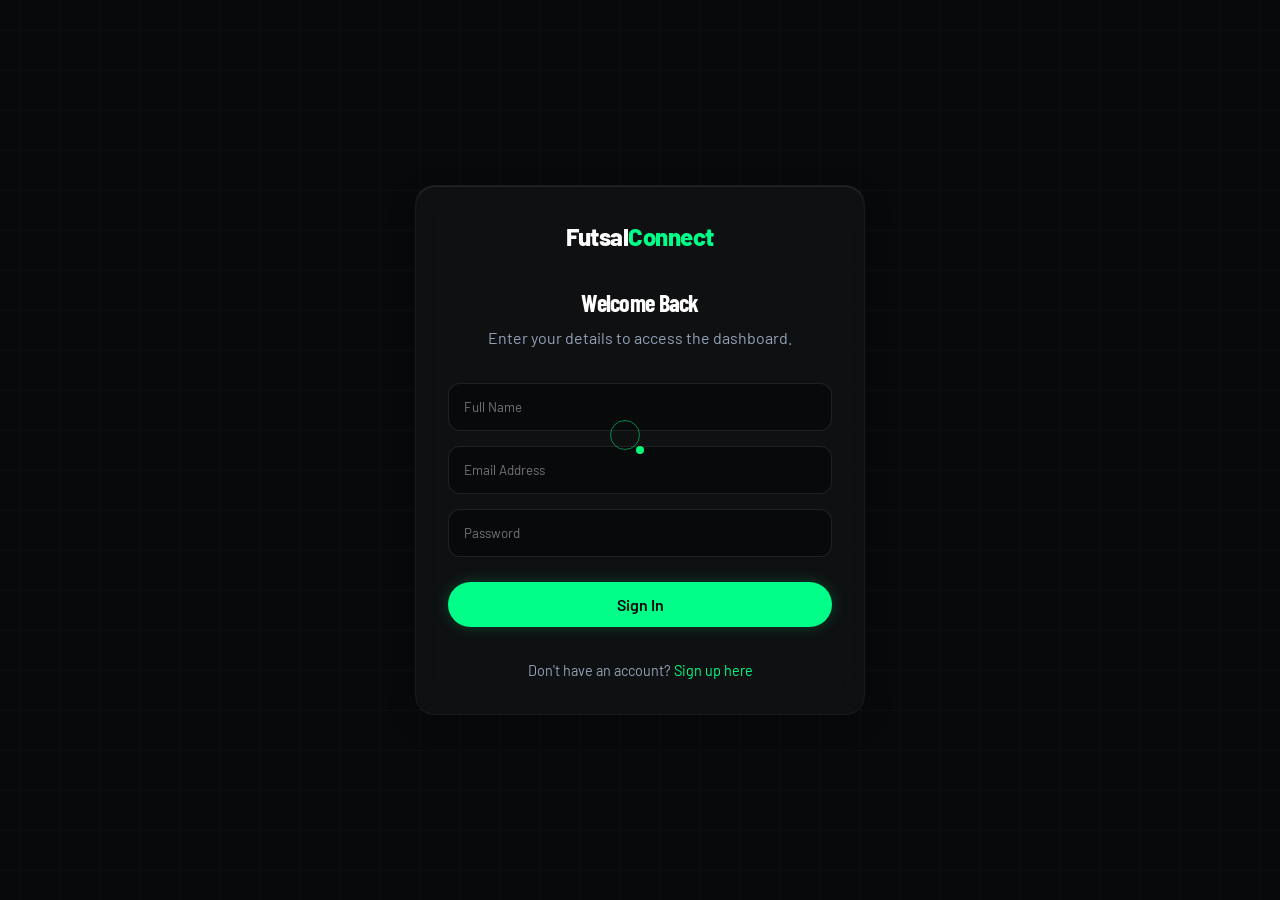
<file: login.html>
<!DOCTYPE html>
<html lang="en">
<head>
    <meta charset="UTF-8">
    <meta name="viewport" content="width=device-width, initial-scale=1.0, maximum-scale=1.0, user-scalable=0">
    <title>Login - Futsal Connect</title>
    <!-- Fonts -->
    <link rel="preconnect" href="https://fonts.googleapis.com">
    <link rel="preconnect" href="https://fonts.gstatic.com" crossorigin>
    <link href="https://fonts.googleapis.com/css2?family=Barlow+Condensed:wght@600;700;800&family=Barlow:wght@400;500;600&display=swap" rel="stylesheet">
    <!-- CSS -->
    <link rel="stylesheet" href="styles.css">
    <style>
        input:focus {
            outline: none;
            border-color: var(--accent) !important;
            box-shadow: 0 0 10px rgba(0,255,136,0.2);
        }
    </style>
</head>
<body style="display: flex; align-items: center; justify-content: center; min-height: 100vh;">
    <!-- Custom Cursor -->
    <div class="cursor"></div>
    <div class="cursor-follower"></div>

    <div class="login-container glass" style="width: 90%; max-width: 450px; padding: 2rem; text-align: center; border-radius: 20px;">
        <a href="index.html" class="logo" style="margin-bottom: 2rem; display: inline-block;">Futsal<span class="accent">Connect</span></a>
        <h2 style="margin-bottom: 0.5rem;">Welcome Back</h2>
        <p style="color: var(--text-secondary); margin-bottom: 2rem;">Enter your details to access the dashboard.</p>
        
        <form id="loginForm" style="display: flex; flex-direction: column; gap: 15px;">
            <input type="text" id="loginName" placeholder="Full Name" required style="width: 100%; padding: 15px; border-radius: 12px; border: 1px solid rgba(255,255,255,0.1); background: rgba(0,0,0,0.4); color: #fff; font-family: var(--font-main); transition: var(--transition); cursor: none;">
            <input type="email" id="loginEmail" placeholder="Email Address" required style="width: 100%; padding: 15px; border-radius: 12px; border: 1px solid rgba(255,255,255,0.1); background: rgba(0,0,0,0.4); color: #fff; font-family: var(--font-main); transition: var(--transition); cursor: none;">
            <input type="password" id="loginPassword" placeholder="Password" required style="width: 100%; padding: 15px; border-radius: 12px; border: 1px solid rgba(255,255,255,0.1); background: rgba(0,0,0,0.4); color: #fff; font-family: var(--font-main); transition: var(--transition); cursor: none;">
            <button type="submit" class="btn-primary" style="margin-top: 10px; width: 100%;">Sign In</button>
        </form>
        <p style="margin-top: 2rem; font-size: 0.9rem; color: var(--text-secondary);">Don't have an account? <span style="color: var(--accent); text-decoration: none; cursor: none;">Sign up here</span></p>
    </div>

    <!-- Script to handle mock auth and cursor -->
    <script src="script.js"></script>
    <script>
        document.getElementById('loginForm').addEventListener('submit', function(e) {
            e.preventDefault();
            const btn = this.querySelector('button');
            btn.textContent = 'Authenticating...';
            btn.style.opacity = '0.7';
            setTimeout(() => {
                localStorage.setItem('futsalAuth', 'true');
                window.location.href = 'dashboard.html';
            }, 800); // Quick mock transition
        });
    </script>
</body>
</html>
</file>
<file: styles.css>
/* Custom Properties & Reset */
:root {
    --bg-dark: #07090b;
    --bg-card: rgba(25, 28, 32, 0.4);
    --bg-card-hover: rgba(40, 45, 52, 0.6);
    --accent: #00ff88;
    --accent-hover: #00cc6a;
    --text-primary: #ffffff;
    --text-secondary: #94a3b8;
    --glass-border: rgba(255, 255, 255, 0.08);
    --font-main: 'Barlow', sans-serif;
    --font-heading: 'Barlow Condensed', sans-serif;
    --transition: all 0.3s ease;
}

* {
    margin: 0;
    padding: 0;
    box-sizing: border-box;
}

html, body {
    overflow-x: hidden;
    max-width: 100%;
}

html {
    scroll-behavior: smooth;
}

body {
    font-family: var(--font-main);
    background-color: var(--bg-dark);
    background-image: 
        linear-gradient(rgba(0, 255, 136, 0.03) 1px, transparent 1px),
        linear-gradient(90deg, rgba(0, 255, 136, 0.03) 1px, transparent 1px);
    background-size: 40px 40px;
    background-position: center center;
    color: var(--text-primary);
    overflow-x: hidden;
    line-height: 1.6;
    cursor: none; /* For custom cursor */
}

/* Custom Cursor */
.cursor {
    width: 8px;
    height: 8px;
    background: var(--accent);
    border-radius: 50%;
    position: fixed;
    pointer-events: none;
    z-index: 999999;
    transition: transform 0.1s ease;
    mix-blend-mode: difference;
}

.cursor-follower {
    width: 30px;
    height: 30px;
    border: 1px solid rgba(0, 255, 136, 0.5);
    border-radius: 50%;
    position: fixed;
    pointer-events: none;
    z-index: 999998;
    transition: transform 0.3s ease, width 0.3s, height 0.3s, background 0.3s;
    transform: translate(-50%, -50%); /* Centered */
}

.cursor-follower.active {
    width: 50px;
    height: 50px;
    background: rgba(0, 255, 136, 0.1);
    border-color: rgba(0, 255, 136, 0.8);
}

/* Typography & Utilities */
h1, h2, h3, h4 {
    font-family: var(--font-heading);
    font-weight: 700;
    line-height: 1.2;
    letter-spacing: -0.03em;
}

.accent {
    color: var(--accent);
}

.accent-glow {
    color: var(--accent);
    text-shadow: 0 0 20px rgba(0, 255, 136, 0.4);
}

.container {
    max-width: 1200px;
    margin: 0 auto;
    padding: 0 2rem;
}

.section {
    padding: 8rem 0;
    overflow: hidden;
}

.section-header {
    text-align: center;
    margin-bottom: 4rem;
}

.section-header h2 {
    font-size: 2.5rem;
    margin-bottom: 1rem;
}

.section-header p {
    color: var(--text-secondary);
    font-size: 1.1rem;
    max-width: 600px;
    margin: 0 auto;
}

.glass {
    background: var(--bg-card);
    backdrop-filter: blur(16px);
    -webkit-backdrop-filter: blur(16px);
    border: 1px solid rgba(255, 255, 255, 0.04);
    box-shadow: inset 0 1px 1px rgba(255, 255, 255, 0.1), 0 10px 30px rgba(0, 0, 0, 0.2);
    border-radius: 20px;
}

/* Buttons */
.btn-primary, .btn-secondary {
    display: inline-block;
    padding: 0.8rem 2rem;
    border-radius: 30px;
    font-weight: 600;
    text-decoration: none;
    transition: var(--transition);
    cursor: none;
    text-align: center;
    border: none;
    font-family: var(--font-main);
    font-size: 1rem;
}

.btn-primary {
    background: var(--accent);
    color: var(--bg-dark);
    box-shadow: 0 0 15px rgba(0, 255, 136, 0.2);
}

.btn-primary:hover {
    background: var(--accent-hover);
    box-shadow: 0 0 25px rgba(0, 255, 136, 0.4);
    transform: translateY(-2px);
}

.btn-secondary {
    background: transparent;
    color: var(--text-primary);
    border: 1px solid var(--glass-border);
}

.btn-secondary:hover {
    background: rgba(255, 255, 255, 0.05);
    border-color: var(--accent);
    transform: translateY(-2px);
}

.btn-primary.lg, .btn-secondary.lg {
    padding: 1rem 2.5rem;
    font-size: 1.1rem;
}

.w-100 {
    width: 100%;
}

/* Navbar */
#navbar {
    position: fixed;
    top: 0;
    left: 0;
    width: 100%;
    z-index: 1000;
    padding: 1.5rem 0;
    transition: var(--transition);
}

#navbar.scrolled {
    background: rgba(7, 9, 11, 0.9);
    backdrop-filter: blur(10px);
    -webkit-backdrop-filter: blur(10px);
    padding: 1rem 0;
    border-bottom: 1px solid var(--glass-border);
}

.nav-container {
    max-width: 1200px;
    margin: 0 auto;
    padding: 0 2rem;
    display: flex;
    justify-content: space-between;
    align-items: center;
}

.logo {
    font-size: 1.5rem;
    font-weight: 800;
    color: var(--text-primary);
    text-decoration: none;
    letter-spacing: -0.5px;
}

.nav-links {
    display: flex;
    list-style: none;
    gap: 2.5rem;
}

.nav-links a {
    color: var(--text-secondary);
    text-decoration: none;
    font-weight: 500;
    transition: var(--transition);
    position: relative;
}

.nav-links a::after {
    content: '';
    position: absolute;
    width: 0;
    height: 2px;
    bottom: -5px;
    left: 0;
    background-color: var(--accent);
    transition: width 0.3s ease;
}

.nav-links a:hover {
    color: var(--text-primary);
}

.nav-links a:hover::after {
    width: 100%;
}

.menu-toggle {
    display: none;
    flex-direction: column;
    gap: 5px;
    cursor: none;
}

.menu-toggle .bar {
    width: 25px;
    height: 3px;
    background: var(--text-primary);
    transition: var(--transition);
}

/* Hero Section */
.hero-badge {
    display: inline-flex;
    align-items: center;
    gap: 8px;
    background: rgba(255, 255, 255, 0.05);
    border: 1px solid rgba(255, 255, 255, 0.1);
    padding: 6px 16px;
    border-radius: 30px;
    margin-bottom: 2rem;
    font-size: 0.9rem;
    font-weight: 500;
    color: var(--text-secondary);
    backdrop-filter: blur(10px);
}

.status-dot {
    width: 8px;
    height: 8px;
    background-color: #ff3333;
    border-radius: 50%;
    box-shadow: 0 0 10px rgba(255, 51, 51, 0.5);
    animation: pulseRed 1.5s infinite;
}

@keyframes pulseRed {
    0% { transform: scale(0.95); opacity: 1; }
    50% { transform: scale(1.3); opacity: 0.5; box-shadow: 0 0 15px rgba(255, 51, 51, 0.8); }
    100% { transform: scale(0.95); opacity: 1; }
}

.hero {
    height: 100vh;
    min-height: 600px;
    display: flex;
    align-items: center;
    position: relative;
    overflow: hidden;
    background-image: url('assets/hero_bg.png');
    background-size: cover;
    background-position: center;
    background-repeat: no-repeat;
}

.hero-overlay {
    position: absolute;
    top: 0;
    left: 0;
    width: 100%;
    height: 100%;
    background: linear-gradient(180deg, rgba(7, 9, 11, 0.4) 0%, rgba(7, 9, 11, 0.95) 100%);
    z-index: 1;
}

/* A gradient mesh for some cool effects behind content */
.hero::before {
    content: '';
    position: absolute;
    top: 30%;
    left: 50%;
    width: 50vw;
    height: 50vw;
    background: radial-gradient(circle, rgba(0, 255, 136, 0.15) 0%, rgba(0,0,0,0) 70%);
    transform: translate(-50%, -50%);
    z-index: 1;
    pointer-events: none;
}

.hero-content {
    position: relative;
    z-index: 2;
    max-width: 800px;
    margin: 0 auto;
    text-align: center;
    padding: 0 2rem;
    margin-top: 4rem; /* push down slightly based on prompt empty space req */
}

.hero h1 {
    font-size: clamp(3rem, 6vw, 5rem);
    margin-bottom: 1.5rem;
    letter-spacing: -1px;
}

.hero p {
    font-size: clamp(1.1rem, 2vw, 1.3rem);
    color: var(--text-secondary);
    margin-bottom: 3rem;
    max-width: 600px;
    margin-left: auto;
    margin-right: auto;
}

.hero-buttons {
    display: flex;
    gap: 1.5rem;
    justify-content: center;
}

/* Simple fade up animation classes utilized by JS */
.fade-up {
    opacity: 0;
    transform: translateY(30px);
    animation: fadeUp 0.8s forwards;
}

.delay-1 { animation-delay: 0.2s; }
.delay-2 { animation-delay: 0.4s; }

@keyframes fadeUp {
    to {
        opacity: 1;
        transform: translateY(0);
    }
}

/* Features */
.features {
    position: relative;
}

.features::before {
    content: '';
    position: absolute;
    top: 50%;
    right: -10%;
    width: 60vw;
    height: 60vw;
    max-width: 600px;
    max-height: 600px;
    background: radial-gradient(circle, var(--accent) 0%, transparent 70%);
    opacity: 0.07;
    transform: translateY(-50%);
    pointer-events: none;
    z-index: 0;
}

.features-grid {
    position: relative;
    z-index: 1;
    display: grid;
    grid-template-columns: repeat(auto-fit, minmax(250px, 1fr));
    gap: 2rem;
}

.feature-card {
    padding: 2.5rem 2rem;
    text-align: left;
    transition: transform 0.3s ease, box-shadow 0.3s ease;
    cursor: none;
}

.feature-card:hover,
.feature-card:active,
.feature-card.touch-active {
    transform: translateY(-10px);
    background: var(--bg-card-hover);
    border-color: rgba(0, 255, 136, 0.4);
    box-shadow: inset 0 1px 1px rgba(255, 255, 255, 0.1), 0 15px 40px rgba(0, 255, 136, 0.15);
}

.feature-card .icon {
    font-size: 2.5rem;
    margin-bottom: 1.5rem;
    display: inline-block;
}

.feature-card h3 {
    font-size: 1.3rem;
    margin-bottom: 1rem;
}

.feature-card p {
    color: var(--text-secondary);
    font-size: 0.95rem;
}

/* Pricing */
.dark-bg {
    background-color: #050608;
    position: relative;
}

/* Decorative subtle glow */
.pricing::before {
    content: '';
    position: absolute;
    top: 50%;
    left: 0;
    width: 300px;
    height: 300px;
    background: var(--accent);
    filter: blur(150px);
    opacity: 0.05;
    border-radius: 50%;
    pointer-events: none;
}

.pricing-grid {
    display: grid;
    grid-template-columns: repeat(auto-fit, minmax(300px, 1fr));
    gap: 2rem;
    align-items: center;
}

.pricing-card {
    padding: 3rem 2rem;
    position: relative;
    display: flex;
    flex-direction: column;
    height: 100%;
    cursor: none;
}

.pricing-card.popular {
    border: 1px solid rgba(0, 255, 136, 0.3);
    transform: scale(1.05);
    background: linear-gradient(180deg, rgba(25, 28, 32, 0.8) 0%, rgba(0, 255, 136, 0.08) 100%);
    box-shadow: inset 0 1px 1px rgba(255, 255, 255, 0.1), 0 20px 40px rgba(0, 0, 0, 0.4), 0 0 40px rgba(0, 255, 136, 0.1);
}

.badge {
    position: absolute;
    top: -12px;
    left: 50%;
    transform: translateX(-50%);
    background: var(--accent);
    color: var(--bg-dark);
    padding: 0.3rem 1rem;
    border-radius: 20px;
    font-size: 0.8rem;
    font-weight: 700;
}

.pricing-card h3 {
    font-size: 1.5rem;
    margin-bottom: 1rem;
    text-align: center;
}

.pricing-card .price {
    font-size: 3.5rem;
    font-weight: 800;
    text-align: center;
    margin-bottom: 2rem;
    line-height: 1;
}

.currency {
    font-size: 1.5rem;
    vertical-align: top;
    margin-right: 2px;
}

.period {
    font-size: 1rem;
    color: var(--text-secondary);
    font-weight: 500;
}

.features-list {
    list-style: none;
    margin-bottom: 2.5rem;
    flex-grow: 1;
}

.features-list li {
    padding: 0.8rem 0;
    border-bottom: 1px solid rgba(255,255,255,0.05);
    display: flex;
    align-items: center;
    font-size: 0.95rem;
}

.features-list li span {
    color: var(--accent);
    margin-right: 10px;
    font-weight: bold;
}

.features-list li span.mute {
    color: var(--text-secondary);
}

/* Process Section (How It Works) */
.process-grid {
    display: grid;
    grid-template-columns: repeat(auto-fit, minmax(250px, 1fr));
    gap: 3rem;
    padding-top: 2rem;
}

.process-step {
    display: flex;
    flex-direction: column;
    align-items: center;
    text-align: center;
}

.icon-box {
    position: relative;
    width: 90px;
    height: 90px;
    display: flex;
    align-items: center;
    justify-content: center;
    border-radius: 20px;
    margin-bottom: 2rem;
    transition: var(--transition);
}

.process-step:hover .icon-box {
    transform: translateY(-10px);
    box-shadow: 0 0 25px rgba(0, 255, 136, 0.3);
    border-color: rgba(0, 255, 136, 0.5);
}

.step-number {
    position: absolute;
    top: -10px;
    right: -10px;
    width: 28px;
    height: 28px;
    background: var(--accent);
    color: var(--bg-dark);
    border-radius: 50%;
    display: flex;
    align-items: center;
    justify-content: center;
    font-weight: 800;
    font-size: 0.9rem;
    box-shadow: 0 0 10px rgba(0, 255, 136, 0.4);
}

.process-step h3 {
    font-size: 1.4rem;
    margin-bottom: 1rem;
}

.process-step p {
    color: var(--text-secondary);
    font-size: 0.95rem;
    max-width: 280px;
    margin: 0 auto;
}

/* Grounds Section */
.sub-heading {
    display: block;
    color: #ff3333;
    font-weight: 700;
    font-size: 0.95rem;
    letter-spacing: 2px;
    margin-bottom: 0.5rem;
    text-transform: uppercase;
}

.grounds-grid {
    display: grid;
    grid-template-columns: repeat(auto-fit, minmax(350px, 1fr));
    gap: 2rem;
}

.ground-card {
    display: flex;
    flex-direction: column;
    overflow: hidden;
    padding: 0;
    cursor: none;
    transition: transform 0.3s ease, box-shadow 0.3s ease;
}

.ground-card:hover {
    transform: translateY(-10px);
    background: var(--bg-card-hover);
    border-color: rgba(0, 255, 136, 0.4);
    box-shadow: inset 0 1px 1px rgba(255, 255, 255, 0.1), 0 15px 40px rgba(0, 255, 136, 0.15);
}

.ground-image {
    position: relative;
    width: 100%;
    height: 240px;
}

.ground-image img {
    width: 100%;
    height: 100%;
    object-fit: cover;
    display: block;
}

.rating-badge {
    position: absolute;
    top: 15px;
    right: 15px;
    background: rgba(0, 0, 0, 0.8);
    backdrop-filter: blur(5px);
    color: #fff;
    padding: 6px 12px;
    border-radius: 8px;
    font-size: 0.95rem;
    font-weight: 700;
    display: flex;
    align-items: center;
    gap: 6px;
    border: 1px solid rgba(255, 255, 255, 0.1);
}

.rating-badge svg {
    color: #ff3333;
}

.ground-content {
    padding: 2rem;
    display: flex;
    flex-direction: column;
    flex-grow: 1;
}

.ground-content h3 {
    font-size: 1.6rem;
    margin-bottom: 0.5rem;
}

.location {
    color: var(--text-secondary);
    font-size: 0.95rem;
    display: flex;
    align-items: center;
    gap: 6px;
    margin-bottom: 2rem;
}

.ground-footer {
    display: flex;
    justify-content: space-between;
    align-items: center;
    margin-top: auto;
}

.ground-price strong {
    font-size: 1.6rem;
    color: var(--text-primary);
}

.ground-price .period {
    font-size: 0.9rem;
    color: var(--text-secondary);
}

/* Live Availability Module */
.availability-module {
    padding: 3rem;
    display: flex;
    flex-direction: column;
    gap: 3rem;
}

/* Court Selector */
.court-selector {
    display: flex;
    justify-content: center;
}

.court-tab {
    background: transparent;
    border: none;
    color: var(--text-secondary);
    font-size: 1.2rem;
    font-family: var(--font-heading);
    font-weight: 700;
    padding: 10px 20px;
    cursor: none;
    transition: var(--transition);
    position: relative;
    text-transform: uppercase;
    letter-spacing: 1px;
}

.court-tab.active {
    color: var(--text-primary);
}

.court-tab::after {
    content: '';
    position: absolute;
    width: 0;
    height: 3px;
    bottom: 0;
    left: 50%;
    transform: translateX(-50%);
    background-color: var(--accent);
    transition: width 0.3s ease;
}

.court-tab.active::after {
    width: 100%;
}

/* Date Slider */
.date-slider-wrapper {
    display: flex;
    align-items: center;
    justify-content: center;
    gap: 1rem;
}

.date-slider {
    display: flex;
    gap: 1rem;
    overflow-x: auto;
    scrollbar-width: none; /* Firefox */
}

.date-slider::-webkit-scrollbar {
    display: none; /* Safari and Chrome */
}

.date-item {
    display: flex;
    flex-direction: column;
    align-items: center;
    justify-content: center;
    padding: 10px 20px;
    border-radius: 12px;
    background: transparent;
    color: var(--text-secondary);
    cursor: none;
    transition: var(--transition);
    min-width: 70px;
}

.date-item span {
    font-size: 0.8rem;
    text-transform: uppercase;
    margin-bottom: 5px;
    font-weight: 600;
}

.date-item strong {
    font-size: 1.3rem;
}

.date-item:hover {
    color: var(--text-primary);
    background: rgba(255, 255, 255, 0.05);
}

.date-item.active {
    background: var(--accent);
    color: var(--bg-dark);
}

/* Duration Toggle */
.duration-toggle {
    display: flex;
    justify-content: center;
    align-items: center;
    gap: 15px;
}

.duration-icon {
    display: flex;
    align-items: center;
    justify-content: center;
}

.duration-pill {
    display: inline-flex;
    background: rgba(255, 255, 255, 0.05);
    border-radius: 30px;
    padding: 4px;
    border: 1px solid rgba(255, 255, 255, 0.1);
}

.duration-tab {
    background: transparent;
    border: none;
    color: var(--text-secondary);
    padding: 8px 24px;
    border-radius: 26px;
    font-weight: 600;
    font-family: var(--font-main);
    cursor: none;
    transition: var(--transition);
}

.duration-tab.active {
    background: var(--accent);
    color: var(--bg-dark);
}

/* Slots Grid */
.slots-grid {
    display: grid;
    grid-template-columns: repeat(auto-fit, minmax(200px, 1fr));
    gap: 1.5rem;
}

.slot-item {
    display: flex;
    flex-direction: column;
    align-items: center;
    justify-content: center;
    padding: 15px;
    border-radius: 12px;
    border: 1px solid transparent;
    font-family: var(--font-main);
    transition: var(--transition);
    cursor: none;
}

.slot-item strong {
    font-size: 1.2rem;
    margin-bottom: 4px;
}

.slot-item span {
    font-size: 0.85rem;
}

.slot-item.available {
    background: rgba(0, 255, 136, 0.05);
    border-color: rgba(0, 255, 136, 0.2);
    color: var(--accent);
}

.slot-item.available:hover {
    background: rgba(0, 255, 136, 0.15);
    border-color: rgba(0, 255, 136, 0.5);
    transform: translateY(-3px);
}

.slot-item.booked {
    background: rgba(255, 255, 255, 0.02);
    border-color: rgba(255, 255, 255, 0.05);
    color: rgba(255, 255, 255, 0.3);
    opacity: 0.7;
    pointer-events: none;
}

/* Testimonials */
.slider-container {
    position: relative;
    max-width: 800px;
    margin: 0 auto;
    overflow: hidden;
}

.testimonial-card {
    padding: 3rem;
    display: none;
    text-align: center;
    animation: fadeEffect 0.5s ease-in-out;
}

.testimonial-card.active {
    display: block;
}

@keyframes fadeEffect {
    from { opacity: 0; transform: scale(0.98); }
    to { opacity: 1; transform: scale(1); }
}

.quote {
    font-size: 1.3rem;
    font-style: italic;
    margin-bottom: 2rem;
    line-height: 1.8;
}

.author {
    display: flex;
    align-items: center;
    justify-content: center;
    gap: 15px;
}

.author img {
    width: 60px;
    height: 60px;
    border-radius: 50%;
    object-fit: cover;
    border: 2px solid var(--accent);
}

.author .info {
    text-align: left;
}

.author h4 {
    font-size: 1.1rem;
    margin-bottom: 2px;
}

.author span {
    font-size: 0.85rem;
    color: var(--text-secondary);
}

.slider-controls {
    display: flex;
    justify-content: center;
    align-items: center;
    margin-top: 2rem;
    gap: 1.5rem;
}

.nav-arrow {
    background: none;
    border: none;
    color: var(--text-secondary);
    font-size: 1.5rem;
    cursor: none;
    transition: var(--transition);
}

.nav-arrow:hover {
    color: var(--accent);
}

.dots {
    display: flex;
    gap: 8px;
}

.dot {
    width: 10px;
    height: 10px;
    border-radius: 50%;
    background: var(--glass-border);
    cursor: none;
    transition: var(--transition);
}

.dot.active {
    background: var(--accent);
    transform: scale(1.2);
}

/* CTA Section */
.cta {
    padding-bottom: 8rem;
}

.cta-container {
    max-width: 900px;
    margin: 0 auto;
    padding: 4rem 2rem;
    text-align: center;
    background: linear-gradient(135deg, rgba(25, 28, 32, 0.4) 0%, rgba(0, 255, 136, 0.05) 100%);
    border: 1px solid rgba(0, 255, 136, 0.3);
    box-shadow: inset 0 1px 1px rgba(255, 255, 255, 0.1), 0 20px 40px rgba(0, 0, 0, 0.4);
}

.cta-container h2 {
    font-size: 2.5rem;
    margin-bottom: 1rem;
}

.cta-container p {
    color: var(--text-secondary);
    margin-bottom: 2.5rem;
    font-size: 1.1rem;
}

.cta-form {
    display: flex;
    gap: 10px;
    max-width: 500px;
    margin: 0 auto;
}

.cta-form input {
    flex-grow: 1;
    padding: 1rem 1.5rem;
    border-radius: 30px;
    border: 1px solid var(--glass-border);
    background: rgba(0,0,0,0.5);
    color: white;
    font-family: var(--font-main);
    font-size: 1rem;
    outline: none;
    transition: var(--transition);
}

.cta-form input:focus {
    border-color: var(--accent);
}

/* Footer */
footer {
    background: #030405;
    padding: 4rem 0 2rem;
    border-top: 1px solid rgba(255,255,255,0.05);
}

.footer-content {
    display: flex;
    justify-content: space-between;
    flex-wrap: wrap;
    gap: 2rem;
    margin-bottom: 3rem;
}

.brand-col {
    max-width: 300px;
}

.brand-col p {
    color: var(--text-secondary);
    margin-top: 1rem;
    font-size: 0.9rem;
}

.links-col ul {
    list-style: none;
    margin-top: 1rem;
}

.links-col li {
    margin-bottom: 0.5rem;
}

.links-col a {
    color: var(--text-secondary);
    text-decoration: none;
    font-size: 0.9rem;
    transition: var(--transition);
}

.links-col a:hover {
    color: var(--accent);
}

.social-icons {
    margin-top: 1rem;
    display: flex;
    gap: 1rem;
}

.social-icons a {
    width: 40px;
    height: 40px;
    border-radius: 50%;
    background: var(--bg-card);
    display: flex;
    align-items: center;
    justify-content: center;
    color: white;
    text-decoration: none;
    transition: var(--transition);
    border: 1px solid var(--glass-border);
}

.social-icons a:hover {
    background: var(--accent);
    color: var(--bg-dark);
    transform: translateY(-3px);
}

.footer-bottom {
    text-align: center;
    padding-top: 2rem;
    border-top: 1px solid rgba(255,255,255,0.05);
    color: var(--text-secondary);
    font-size: 0.85rem;
}

/* Responsive */
@media (max-width: 900px) {
    .pricing-card.popular {
        transform: none;
    }
}

@media (max-width: 768px) {
    .nav-links {
        display: none;
        position: absolute;
        top: 100%;
        left: 0;
        width: 100%;
        background: rgba(7, 9, 11, 0.98);
        border-bottom: 1px solid var(--glass-border);
        flex-direction: column;
        padding: 2rem 0;
        text-align: center;
        backdrop-filter: blur(10px);
    }
    .nav-links.active {
        display: flex;
    }
    .nav-actions {
        display: none !important;
    }
    .menu-toggle {
        display: flex;
        z-index: 1001;
    }
    .menu-toggle.active .bar:nth-child(1) {
        transform: translateY(8px) rotate(45deg);
    }
    .menu-toggle.active .bar:nth-child(2) {
        opacity: 0;
    }
    .menu-toggle.active .bar:nth-child(3) {
        transform: translateY(-8px) rotate(-45deg);
    }
    .hero-buttons {
        flex-direction: column;
    }
    .hero h1 {
        font-size: 2.5rem;
    }
    .cta-form {
        flex-direction: column;
    }
    .cursor, .cursor-follower {
        display: none; /* disable custom cursor on mobile */
    }
    body {
        cursor: auto;
    }
    a, button, .menu-toggle {
        cursor: pointer !important;
    }
}

/* Accessibility Focus States */
*:focus-visible {
    outline: 3px solid var(--accent);
    outline-offset: 4px;
    border-radius: 4px;
}

/* =========================================
   ADMIN DASHBOARD UI
   ========================================= */

.dashboard-body {
    display: flex;
    background-color: var(--bg-dark);
    background-image: none;
    min-height: 100vh;
    color: var(--text-primary);
    overflow-x: hidden;
}

/* Sidebar Layout */
.dashboard-sidebar {
    width: 280px;
    background: rgba(25, 28, 32, 0.95);
    border-right: 1px solid rgba(255,255,255,0.05);
    padding: 2rem;
    display: flex;
    flex-direction: column;
    min-height: 100vh;
    position: fixed;
    height: 100%;
    z-index: 100;
    transition: transform 0.3s ease;
}

.dashboard-sidebar .logo {
    margin-bottom: 2rem;
    display: block;
    font-family: var(--font-heading);
    cursor: none;
    position: relative;
    z-index: 2;
    padding-bottom: 1.5rem;
    border-bottom: 1px solid rgba(255,255,255,0.05);
}

.sidebar-nav {
    display: flex;
    flex-direction: column;
    gap: 10px;
}

.sidebar-link {
    display: flex;
    align-items: center;
    gap: 12px;
    padding: 12px 20px;
    color: var(--text-secondary);
    text-decoration: none;
    font-weight: 600;
    border-radius: 12px;
    transition: var(--transition);
    cursor: none;
}

.sidebar-link svg {
    width: 20px;
    height: 20px;
}

.sidebar-link:hover, .sidebar-link.active {
    background: rgba(0, 255, 136, 0.1);
    color: var(--accent);
}

.sidebar-footer {
    margin-top: auto;
    padding-top: 1rem;
    border-top: 1px solid rgba(255,255,255,0.05);
}

/* Main Content Area */
.dashboard-main {
    flex-grow: 1;
    margin-left: 280px;
    padding: 2rem 3rem;
    width: calc(100% - 280px);
}

.dashboard-header {
    display: flex;
    justify-content: space-between;
    align-items: center;
    margin-bottom: 3rem;
}

.dashboard-header h1 {
    font-size: 2.2rem;
    margin-bottom: 5px;
}

.dashboard-header p {
    color: var(--text-secondary);
}

/* KPI Cards */
.kpi-grid {
    display: grid;
    grid-template-columns: repeat(auto-fit, minmax(250px, 1fr));
    gap: 1.5rem;
    margin-bottom: 3rem;
}

.kpi-card {
    padding: 2rem;
    border-radius: 20px;
    display: flex;
    align-items: center;
    gap: 20px;
}

.kpi-icon {
    width: 60px;
    height: 60px;
    border-radius: 15px;
    background: rgba(0, 255, 136, 0.1);
    color: var(--accent);
    display: flex;
    align-items: center;
    justify-content: center;
    flex-shrink: 0;
}

.kpi-icon svg {
    width: 28px;
    height: 28px;
}

.kpi-data h3 {
    font-family: var(--font-main);
    color: var(--text-secondary);
    font-size: 0.95rem;
    font-weight: 600;
    text-transform: uppercase;
    letter-spacing: 1px;
    margin-bottom: 8px;
}

.kpi-data strong {
    font-size: 2rem;
    font-family: var(--font-heading);
    letter-spacing: 1px;
}

/* Dashboard Sections Grid */
.dashboard-layout {
    display: grid;
    grid-template-columns: 2fr 1fr;
    gap: 2rem;
}

/* Bookings Table */
.dashboard-panel {
    padding: 2rem;
    border-radius: 20px;
    background: rgba(25, 28, 32, 0.4);
    border: 1px solid rgba(255,255,255,0.05);
}

.panel-header {
    display: flex;
    justify-content: space-between;
    align-items: center;
    margin-bottom: 2rem;
}

.panel-header h2 {
    font-size: 1.5rem;
}

.bookings-table {
    width: 100%;
    border-collapse: collapse;
}

.bookings-table th {
    text-align: left;
    padding-bottom: 15px;
    color: var(--text-secondary);
    font-weight: 600;
    border-bottom: 1px solid rgba(255,255,255,0.05);
}

.bookings-table td {
    padding: 15px 0;
    border-bottom: 1px solid rgba(255,255,255,0.05);
    font-family: var(--font-main);
}

.bookings-table tr:last-child td {
    border-bottom: none;
}

.status-badge {
    display: inline-block;
    padding: 6px 12px;
    border-radius: 20px;
    font-size: 0.8rem;
    font-weight: 700;
    margin-bottom: 0;
    backdrop-filter: none;
    border: none;
    gap: 0;
}

.status-badge.confirmed {
    background: rgba(0, 255, 136, 0.15);
    color: var(--accent);
}

.status-badge.pending {
    background: rgba(255, 170, 0, 0.15);
    color: #ffaa00;
}

/* Calendar Component */
.calendar {
    width: 100%;
}

.calendar-header {
    display: flex;
    justify-content: space-between;
    align-items: center;
    margin-bottom: 1.5rem;
}

.calendar-header button {
    background: transparent;
    border: none;
    color: var(--text-secondary);
    cursor: none;
    padding: 5px;
}

.calendar-header button:hover {
    color: var(--accent);
}

.calendar-grid {
    display: grid;
    grid-template-columns: repeat(7, 1fr);
    gap: 8px;
}

.calendar-day-name {
    text-align: center;
    font-size: 0.8rem;
    color: var(--text-secondary);
    font-weight: 700;
    margin-bottom: 10px;
}

.calendar-day {
    aspect-ratio: 1;
    display: flex;
    align-items: center;
    justify-content: center;
    background: rgba(255,255,255,0.03);
    border-radius: 8px;
    font-weight: 600;
    font-size: 0.9rem;
    cursor: none;
    transition: var(--transition);
    position: relative;
}

.calendar-day:hover {
    background: rgba(255,255,255,0.1);
    transform: scale(1.05);
}

.calendar-day.empty {
    background: transparent;
    cursor: default;
}

.calendar-day.empty:hover {
    transform: none;
}

/* Specific Day States */
.calendar-day.booked {
    background: var(--accent);
    color: var(--bg-dark);
}

.calendar-day.booked:hover {
    box-shadow: 0 0 15px rgba(0, 255, 136, 0.4);
}

.calendar-day.partial {
    color: var(--accent);
    border: 1px solid rgba(0, 255, 136, 0.4);
}

/* Mobile Sidebar Toggle */
.dashboard-mobile-nav {
    display: none;
    background: rgba(25, 28, 32, 0.95);
    border-bottom: 1px solid rgba(255,255,255,0.05);
    padding: 1rem 2rem;
    justify-content: space-between;
    align-items: center;
    position: sticky;
    top: 0;
    z-index: 99;
}

.mobile-menu-btn {
    background: transparent;
    border: none;
    color: var(--text-primary);
    cursor: none;
    display: flex;
}

@media (max-width: 1024px) {
    .dashboard-layout {
        grid-template-columns: 1fr;
    }
}

@media (max-width: 768px) {
    .dashboard-sidebar {
        transform: translateX(-100%);
    }
    
    .dashboard-sidebar.active {
        transform: translateX(0);
    }
    
    .dashboard-main {
        margin-left: 0;
        width: 100%;
        padding: 1rem;
    }
    
    .dashboard-mobile-nav {
        display: flex;
    }

    .kpi-grid {
        grid-template-columns: 1fr;
    }
}

/* =========================================
   CUSTOMER BOOKING MODAL & FLOW UI
   ========================================= */

.customer-modal-overlay {
    position: fixed;
    top: 0; left: 0; right: 0; bottom: 0;
    background: rgba(0,0,0,0.85);
    backdrop-filter: blur(8px);
    z-index: 99999;
    display: none;
    align-items: center;
    justify-content: center;
    opacity: 0;
    transition: opacity 0.3s ease;
}

.customer-modal-overlay.active {
    display: flex;
    opacity: 1;
}

.customer-modal-wrapper {
    background: linear-gradient(145deg, rgba(25, 28, 32, 0.95), rgba(15, 18, 22, 0.95));
    border: 1px solid rgba(0, 255, 136, 0.2);
    border-radius: 20px;
    width: 90%;
    max-width: 500px;
    padding: 2rem;
    box-shadow: 0 30px 60px rgba(0,0,0,0.6);
    position: relative;
    transform: translateY(20px);
    transition: transform 0.3s ease;
    color: var(--text-primary);
}

.customer-modal-overlay.active .customer-modal-wrapper {
    transform: translateY(0);
}

.customer-modal-step {
    display: none;
}

.customer-modal-step.active {
    display: block;
    animation: fadeEffect 0.3s ease;
}

.customer-modal-header {
    border-bottom: 1px solid rgba(255,255,255,0.05);
    padding-bottom: 1rem;
    margin-bottom: 1.5rem;
    position: relative;
}

.customer-modal-header h3 {
    margin: 0;
    font-size: 1.5rem;
}

.customer-modal-close {
    position: absolute;
    top: 15px; right: 20px;
    background: transparent;
    border: none;
    color: var(--text-secondary);
    font-size: 1.5rem;
    cursor: pointer;
}
.customer-modal-close:hover {
    color: var(--text-primary);
}

.customer-input-group {
    margin-bottom: 1rem;
    text-align: left;
}

.customer-input-group label {
    display: block;
    margin-bottom: 0.5rem;
    font-size: 0.9rem;
    color: var(--text-secondary);
}

.customer-input-group input {
    width: 100%;
    background: rgba(0,0,0,0.5);
    border: 1px solid rgba(255,255,255,0.1);
    color: #fff;
    padding: 12px;
    border-radius: 8px;
    outline: none;
    font-family: var(--font-main);
    box-sizing: border-box;
    transition: border-color 0.2s;
}

.customer-input-group input:focus {
    border-color: var(--accent);
}

.booking-summary-box {
    background: rgba(0,255,136,0.05);
    border: 1px solid rgba(0,255,136,0.15);
    padding: 15px;
    border-radius: 12px;
    margin-bottom: 1.5rem;
    font-size: 0.95rem;
}

.booking-summary-box div {
    display: flex;
    justify-content: space-between;
    margin-bottom: 8px;
}

.booking-summary-box div:last-child {
    margin-bottom: 0;
}

.booking-summary-box .highlight {
    color: var(--accent);
    font-weight: bold;
}

.customer-btn-group {
    display: flex;
    gap: 10px;
    margin-top: 2rem;
}

.customer-btn-group button {
    flex: 1;
}

.slot-action-drawer {
    display: none;
    margin-top: 12px;
    width: 100%;
    animation: fadeEffect 0.3s;
}

.slot-item.active-slot .slot-action-drawer {
    display: block;
}

.slot-item.active-slot {
    background: rgba(0, 255, 136, 0.15);
    border-color: rgba(0, 255, 136, 0.5);
}

.waitlist-slot {
    background: rgba(255, 165, 0, 0.05) !important;
    border-color: rgba(255, 165, 0, 0.2) !important;
    color: orange !important;
}

/* Mobile only utility */
.mobile-only {
    display: none;
}

@media (max-width: 768px) {
    .mobile-only {
        display: block;
    }
    input, select, textarea {
        font-size: 16px !important;
    }
    .pricing-grid, .grounds-grid, .features-grid, .process-grid {
        grid-template-columns: 1fr;
    }
    .court-selector, .duration-toggle {
        flex-wrap: wrap;
        gap: 10px;
    }
    .availability-module {
        padding: 1.5rem 1rem;
    }
    .slots-grid {
        grid-template-columns: 1fr;
    }
}
</file>
<file: dashboard.css>
/* =============================================
   OWNER DASHBOARD - dashboard.css
   ============================================= */

/* Reset body for dashboard */
.db-body {
  display: block;
  background: #07090b;
  background-image: none;
  min-height: 100vh;
  cursor: none;
}

/* ---- Layout ---- */
.db-sidebar {
  position: fixed;
  top: 0; left: 0;
  width: 260px;
  height: 100vh;
  background: #0d0f12;
  border-right: 1px solid rgba(255,255,255,0.06);
  display: flex;
  flex-direction: column;
  z-index: 200;
  transition: transform 0.3s ease;
  overflow-y: auto;
}

.db-sidebar-top {
  padding: 2rem 1.5rem 1.5rem;
  border-bottom: 1px solid rgba(255,255,255,0.06);
}

.db-logo {
  font-family: 'Barlow Condensed', sans-serif;
  font-size: 1.6rem;
  font-weight: 800;
  color: #fff;
  text-decoration: none;
  display: block;
  margin-bottom: 1.5rem;
  cursor: none;
}

.db-admin-tag {
  display: flex;
  align-items: center;
  gap: 12px;
}

.db-avatar {
  width: 38px; height: 38px;
  background: var(--accent);
  color: #07090b;
  border-radius: 50%;
  display: flex;
  align-items: center;
  justify-content: center;
  font-weight: 800;
  font-size: 1rem;
  flex-shrink: 0;
}

/* ---- Nav ---- */
.db-nav {
  padding: 1.5rem 1rem;
  display: flex;
  flex-direction: column;
  gap: 4px;
  flex: 1;
}

.db-nav-link {
  display: flex;
  align-items: center;
  gap: 12px;
  padding: 11px 16px;
  color: #94a3b8;
  text-decoration: none;
  font-weight: 600;
  font-size: 0.95rem;
  border-radius: 10px;
  transition: all 0.2s ease;
  cursor: none;
}

.db-nav-link svg {
  width: 18px; height: 18px;
  flex-shrink: 0;
}

.db-nav-link:hover {
  background: rgba(255,255,255,0.05);
  color: #fff;
}

.db-nav-link.active {
  background: rgba(0,255,136,0.12);
  color: var(--accent);
}

.db-sidebar-footer {
  padding: 1rem;
  border-top: 1px solid rgba(255,255,255,0.06);
}

/* ---- Main ---- */
.db-main {
  margin-left: 260px;
  min-height: 100vh;
  padding: 2.5rem 2.5rem 4rem;
}

/* ---- Sections ---- */
.db-section { display: none; }
.db-section.active { display: block; }

.db-section-header {
  display: flex;
  justify-content: space-between;
  align-items: flex-start;
  margin-bottom: 2rem;
  flex-wrap: wrap;
  gap: 1rem;
}

.db-section-header h1 {
  font-size: 2rem;
  margin-bottom: 4px;
}

.db-section-header p { color: #94a3b8; }

/* ---- Cards ---- */
.db-card {
  background: rgba(20,23,28,0.8);
  border: 1px solid rgba(255,255,255,0.06);
  border-radius: 16px;
  padding: 1.5rem;
}

.db-card-header {
  display: flex;
  justify-content: space-between;
  align-items: center;
  margin-bottom: 1.5rem;
}

.db-card-header h2 { font-size: 1.25rem; }

/* ---- Buttons ---- */
.db-btn-primary {
  background: var(--accent);
  color: #07090b;
  border: none;
  padding: 10px 22px;
  border-radius: 10px;
  font-weight: 700;
  font-size: 0.9rem;
  cursor: none;
  transition: all 0.2s;
  font-family: 'Barlow', sans-serif;
}

.db-btn-primary:hover {
  background: #00cc6a;
  transform: translateY(-2px);
  box-shadow: 0 0 20px rgba(0,255,136,0.3);
}

.db-btn-secondary {
  background: rgba(255,255,255,0.05);
  color: #fff;
  border: 1px solid rgba(255,255,255,0.1);
  padding: 10px 22px;
  border-radius: 10px;
  font-weight: 600;
  cursor: none;
  transition: all 0.2s;
  font-family: 'Barlow', sans-serif;
}

.db-btn-sm {
  background: rgba(255,255,255,0.06);
  color: #94a3b8;
  border: 1px solid rgba(255,255,255,0.08);
  padding: 6px 14px;
  border-radius: 8px;
  font-size: 0.8rem;
  font-weight: 600;
  cursor: none;
  transition: all 0.2s;
  font-family: 'Barlow', sans-serif;
}

.db-btn-sm:hover, .db-btn-sm.active-tab {
  background: rgba(0,255,136,0.12);
  color: var(--accent);
  border-color: rgba(0,255,136,0.3);
}

/* ---- Inputs ---- */
.db-input, .db-search {
  width: 100%;
  padding: 10px 14px;
  background: rgba(255,255,255,0.05);
  border: 1px solid rgba(255,255,255,0.08);
  border-radius: 10px;
  color: #fff;
  font-family: 'Barlow', sans-serif;
  font-size: 0.9rem;
  transition: border-color 0.2s;
  cursor: none;
  margin-bottom: 12px;
}

.db-search { width: 260px; margin-bottom: 0; }

.db-input:focus, .db-search:focus {
  outline: none;
  border-color: var(--accent);
  box-shadow: 0 0 0 3px rgba(0,255,136,0.1);
}

/* Fix native select dropdown options - force dark theme */
.db-input option,
select.db-input option {
  background-color: #0d0f12;
  color: #ffffff;
  padding: 8px 14px;
}

select.db-input {
  appearance: auto;
  -webkit-appearance: auto;
  background-color: rgba(255,255,255,0.05);
  color-scheme: dark;
}

label {
  display: block;
  font-size: 0.8rem;
  font-weight: 600;
  color: #94a3b8;
  margin-bottom: 5px;
  text-transform: uppercase;
  letter-spacing: 0.5px;
}

/* ---- Table ---- */
.db-table {
  width: 100%;
  border-collapse: collapse;
  font-size: 0.9rem;
}

.db-table th {
  text-align: left;
  padding: 10px 12px;
  font-size: 0.78rem;
  font-weight: 700;
  color: #94a3b8;
  letter-spacing: 0.5px;
  text-transform: uppercase;
  border-bottom: 1px solid rgba(255,255,255,0.06);
}

.db-table td {
  padding: 14px 12px;
  border-bottom: 1px solid rgba(255,255,255,0.04);
  font-family: 'Barlow', sans-serif;
  vertical-align: middle;
}

.db-table tr:hover td { background: rgba(255,255,255,0.02); }
.db-table tr:last-child td { border-bottom: none; }

/* Status Badges */
.db-badge {
  display: inline-block;
  padding: 4px 10px;
  border-radius: 20px;
  font-size: 0.75rem;
  font-weight: 700;
}
.db-badge.confirmed { background: rgba(0,255,136,0.15); color: var(--accent); }
.db-badge.pending   { background: rgba(255,170,0,0.15); color: #ffaa00; }
.db-badge.cancelled { background: rgba(255,50,50,0.15); color: #ff5555; }
.db-badge.vip       { background: rgba(168,85,247,0.15); color: #a855f7; }
.db-badge.noshow    { background: rgba(255,50,50,0.15); color: #ff5555; }
.db-badge.restricted{ background: rgba(255,100,0,0.15); color: #ff6400; }

/* ---- KPI Row ---- */
.db-kpi-row {
  display: grid;
  grid-template-columns: repeat(auto-fit, minmax(200px, 1fr));
  gap: 1.5rem;
}

.db-kpi {
  background: rgba(20,23,28,0.8);
  border: 1px solid rgba(255,255,255,0.06);
  border-radius: 16px;
  padding: 1.5rem;
  display: flex;
  align-items: center;
  gap: 16px;
}

.db-kpi-icon {
  width: 50px; height: 50px;
  border-radius: 12px;
  background: rgba(0,255,136,0.1);
  color: var(--accent);
  display: flex; align-items: center; justify-content: center;
  flex-shrink: 0;
}
.db-kpi-icon svg { width: 24px; height: 24px; }

.db-kpi-val { font-size: 1.8rem; font-family: 'Barlow Condensed', sans-serif; font-weight: 700; }
.db-kpi-lbl { font-size: 0.78rem; color: #94a3b8; text-transform: uppercase; letter-spacing: 0.5px; margin-bottom: 4px; }

/* ---- View Toggle ---- */
.db-view-toggle {
  display: flex;
  gap: 8px;
  margin-bottom: 1.5rem;
}

.db-toggle-btn {
  padding: 8px 20px;
  border-radius: 8px;
  border: 1px solid rgba(255,255,255,0.08);
  background: rgba(255,255,255,0.04);
  color: #94a3b8;
  font-weight: 600;
  cursor: none;
  transition: all 0.2s;
  font-family: 'Barlow', sans-serif;
}

.db-toggle-btn.active {
  background: rgba(0,255,136,0.12);
  color: var(--accent);
  border-color: rgba(0,255,136,0.3);
}

/* ---- Court Selector ---- */
.court-selector {
  display: flex;
  gap: 8px;
  margin-bottom: 1.5rem;
  padding: 6px;
  background: rgba(255,255,255,0.02);
  border: 1px solid rgba(255,255,255,0.06);
  border-radius: 14px;
  overflow-x: auto;
  scrollbar-width: none;
  -ms-overflow-style: none;
}

.court-selector::-webkit-scrollbar { display: none; }

.court-tab {
  display: flex;
  align-items: center;
  gap: 8px;
  padding: 10px 18px;
  border-radius: 10px;
  border: 1px solid transparent;
  background: transparent;
  color: #94a3b8;
  font-weight: 600;
  font-size: 0.88rem;
  cursor: pointer;
  transition: all 0.25s ease;
  font-family: 'Barlow', sans-serif;
  white-space: nowrap;
  flex-shrink: 0;
  position: relative;
}

.court-tab svg {
  width: 16px;
  height: 16px;
  flex-shrink: 0;
  opacity: 0.6;
  transition: opacity 0.25s;
}

.court-tab:hover {
  background: rgba(255,255,255,0.05);
  color: #fff;
}

.court-tab:hover svg { opacity: 0.9; }

.court-tab.active {
  background: rgba(0,255,136,0.12);
  color: var(--accent);
  border-color: rgba(0,255,136,0.25);
  box-shadow: 0 0 16px rgba(0,255,136,0.08);
}

.court-tab.active svg {
  opacity: 1;
  stroke: var(--accent);
}

.court-tab.active::after {
  content: '';
  position: absolute;
  bottom: -7px;
  left: 50%;
  transform: translateX(-50%);
  width: 20px;
  height: 3px;
  background: var(--accent);
  border-radius: 2px;
  opacity: 0.7;
}

/* ---- Calendar Grid ---- */
.cal-nav {
  display: flex;
  align-items: center;
  justify-content: space-between;
  margin-bottom: 1.5rem;
}

.cal-nav button {
  background: rgba(255,255,255,0.05);
  border: none;
  color: #fff;
  width: 34px; height: 34px;
  border-radius: 8px;
  cursor: none;
  font-size: 1rem;
  transition: all 0.2s;
}
.cal-nav button:hover { background: rgba(0,255,136,0.12); color: var(--accent); }

.cal-grid-header {
  display: grid;
  grid-template-columns: repeat(7, 1fr);
  gap: 4px;
  margin-bottom: 8px;
}

.cal-grid-header span {
  text-align: center;
  font-size: 0.78rem;
  font-weight: 700;
  color: #94a3b8;
  padding: 6px 0;
}

.cal-grid {
  display: grid;
  grid-template-columns: repeat(7, 1fr);
  gap: 4px;
}

.cal-cell {
  aspect-ratio: 1;
  border-radius: 8px;
  display: flex;
  flex-direction: column;
  align-items: center;
  justify-content: center;
  font-size: 0.85rem;
  font-weight: 600;
  cursor: none;
  transition: all 0.2s;
  position: relative;
  border: 1px solid transparent;
}

.cal-cell:hover { transform: scale(1.08); border-color: rgba(255,255,255,0.15); }
.cal-cell.empty { background: transparent; pointer-events: none; }
.cal-cell.open { background: rgba(255,255,255,0.04); }
.cal-cell.partial { background: rgba(0,255,136,0.15); color: var(--accent); border-color: rgba(0,255,136,0.3); }
.cal-cell.booked { background: var(--accent); color: #07090b; }
.cal-cell.blocked { background: rgba(255,50,50,0.15); color: #ff5555; border-color: rgba(255,50,50,0.2); }
.cal-cell.today-ring { box-shadow: 0 0 0 2px rgba(255,255,255,0.5); }

.cal-legend {
  display: flex;
  gap: 20px;
  margin-top: 1rem;
  flex-wrap: wrap;
}
.cal-legend span { font-size: 0.8rem; color: #94a3b8; display: flex; align-items: center; gap: 6px; }

.dot {
  display: inline-block;
  width: 10px; height: 10px;
  border-radius: 50%;
}
.dot.booked { background: var(--accent); }
.dot.partial { background: rgba(0,255,136,0.4); border: 1px solid var(--accent); }
.dot.open { background: rgba(255,255,255,0.15); }
.dot.blocked { background: rgba(255,50,50,0.5); }

/* ---- Week Grid ---- */
.week-grid {
  display: grid;
  grid-template-columns: 80px repeat(7, 1fr);
  gap: 2px;
  font-size: 0.8rem;
  overflow-x: auto;
}

.week-header-cell {
  text-align: center;
  padding: 8px 4px;
  font-weight: 700;
  color: #94a3b8;
  font-size: 0.78rem;
}

.week-time-label {
  color: #94a3b8;
  font-size: 0.75rem;
  padding: 6px 8px;
  text-align: right;
  border-right: 1px solid rgba(255,255,255,0.06);
}

.week-slot {
  padding: 6px 4px;
  border-radius: 4px;
  min-height: 40px;
  border: 1px solid rgba(255,255,255,0.03);
  font-size: 0.72rem;
  cursor: none;
  transition: all 0.15s;
}
.week-slot:hover { border-color: rgba(0,255,136,0.3); }
.week-slot.booked-slot { background: rgba(0,255,136,0.15); color: var(--accent); }
.week-slot.blocked-slot { background: rgba(255,50,50,0.1); color: #ff5555; }

/* ---- Daily Grid ---- */
.daily-grid { display: flex; flex-direction: column; gap: 8px; }

.daily-slot {
  display: grid;
  grid-template-columns: 80px 1fr 1fr 1fr;
  gap: 12px;
  align-items: center;
  padding: 12px 16px;
  border-radius: 10px;
  border: 1px solid rgba(255,255,255,0.05);
  background: rgba(255,255,255,0.02);
  font-size: 0.85rem;
}

.daily-slot.slot-booked { border-color: rgba(0,255,136,0.2); background: rgba(0,255,136,0.05); }
.daily-slot.slot-blocked { border-color: rgba(255,50,50,0.2); background: rgba(255,50,50,0.05); }

.slot-time { font-weight: 700; color: #94a3b8; font-size: 0.8rem; }

/* ---- Courts Status ---- */
.court-status-row {
  display: flex;
  align-items: center;
  justify-content: space-between;
  padding: 14px 0;
  border-bottom: 1px solid rgba(255,255,255,0.05);
}
.court-status-row:last-child { border-bottom: none; }
.court-name { font-weight: 700; }
.court-meta { font-size: 0.8rem; color: #94a3b8; }
.court-indicator {
  width: 10px; height: 10px;
  border-radius: 50%;
  flex-shrink: 0;
}
.court-indicator.available { background: var(--accent); box-shadow: 0 0 8px var(--accent); }
.court-indicator.occupied { background: #ff5555; box-shadow: 0 0 8px #ff5555; }
.court-indicator.maintenance { background: #ffaa00; box-shadow: 0 0 8px #ffaa00; }

/* ---- Pricing Rules ---- */
.price-rule {
  display: flex;
  align-items: center;
  justify-content: space-between;
  padding: 12px 0;
  border-bottom: 1px solid rgba(255,255,255,0.05);
  font-size: 0.88rem;
}
.price-rule:last-child { border-bottom: none; }
.price-rule-name { font-weight: 600; }
.price-rule-val { color: var(--accent); font-family: 'Barlow Condensed', sans-serif; font-size: 1rem; font-weight: 700; }

/* ---- Expense / Refund Log ---- */
.log-entry {
  display: flex;
  align-items: center;
  justify-content: space-between;
  padding: 12px 0;
  border-bottom: 1px solid rgba(255,255,255,0.05);
  font-size: 0.85rem;
}
.log-entry:last-child { border-bottom: none; }
.log-cat { font-weight: 600; }
.log-desc { color: #94a3b8; font-size: 0.78rem; }
.log-amt { font-family: 'Barlow Condensed', sans-serif; font-size: 1.1rem; font-weight: 700; }
.log-amt.expense { color: #ff5555; }
.log-amt.refund   { color: #ffaa00; }

/* ---- Occupancy Chart ---- */
.occ-chart {
  display: flex;
  align-items: flex-end;
  gap: 6px;
  height: 160px;
  padding-top: 1rem;
}
.occ-bar-wrap {
  flex: 1;
  display: flex;
  flex-direction: column;
  align-items: center;
  height: 100%;
  gap: 6px;
  justify-content: flex-end;
}
.occ-bar {
  width: 100%;
  border-radius: 6px 6px 0 0;
  background: linear-gradient(to top, var(--accent), rgba(0,255,136,0.4));
  transition: height 0.5s ease;
  cursor: none;
}
.occ-bar:hover { filter: brightness(1.2); }
.occ-label { font-size: 0.7rem; color: #94a3b8; }

/* ---- Donut Chart ---- */
.donut-wrap { display: flex; align-items: center; gap: 2rem; }
.donut-chart { position: relative; width: 160px; height: 160px; flex-shrink: 0; }
.donut-chart svg { width: 100%; height: 100%; }
.donut-label {
  position: absolute;
  top: 50%; left: 50%;
  transform: translate(-50%, -50%);
  text-align: center;
}
.donut-label strong { display: block; font-size: 1.6rem; color: var(--accent); font-family: 'Barlow Condensed', sans-serif; }
.donut-label span { font-size: 0.75rem; color: #94a3b8; }
.donut-legend { display: flex; flex-direction: column; gap: 12px; font-size: 0.85rem; color: #94a3b8; }
.donut-legend div { display: flex; align-items: center; gap: 8px; }

/* ---- Heatmap ---- */
.heatmap-wrap { overflow-x: auto; }
.heatmap-grid {
  display: grid;
  grid-template-columns: 70px repeat(7, 1fr);
  gap: 4px;
  min-width: 500px;
}
.hm-header { text-align: center; font-size: 0.75rem; color: #94a3b8; font-weight: 700; padding: 4px; }
.hm-time   { font-size: 0.75rem; color: #94a3b8; text-align: right; padding: 4px 8px; }
.hm-cell {
  height: 36px;
  border-radius: 6px;
  transition: all 0.2s;
  cursor: none;
}
.hm-cell:hover { transform: scale(1.05); }

/* ---- Reminders ---- */
.reminder-row {
  display: flex;
  align-items: center;
  justify-content: space-between;
  padding: 16px 0;
  border-bottom: 1px solid rgba(255,255,255,0.05);
  font-size: 0.9rem;
}
.reminder-row:last-child { border-bottom: none; }
.reminder-toggle {
  width: 40px; height: 22px;
  background: rgba(255,255,255,0.1);
  border-radius: 11px;
  position: relative;
  cursor: none;
  border: none;
  transition: background 0.2s;
}
.reminder-toggle::after {
  content: '';
  position: absolute;
  width: 16px; height: 16px;
  background: #fff;
  border-radius: 50%;
  top: 3px; left: 3px;
  transition: transform 0.2s;
}
.reminder-toggle.on { background: var(--accent); }
.reminder-toggle.on::after { transform: translateX(18px); }

/* ---- Review Inbox ---- */
.review-card {
  padding: 14px 0;
  border-bottom: 1px solid rgba(255,255,255,0.05);
}
.review-card:last-child { border-bottom: none; }
.review-name { font-weight: 700; font-size: 0.9rem; }
.review-stars { color: var(--accent); letter-spacing: 2px; font-size: 0.9rem; }
.review-text { color: #94a3b8; font-size: 0.82rem; margin-top: 4px; }

/* ---- Modals ---- */
.db-modal-overlay {
  display: none;
  position: fixed;
  inset: 0;
  background: rgba(0,0,0,0.6);
  backdrop-filter: blur(4px);
  z-index: 9000;
}
.db-modal-overlay.active { display: block; }

.db-modal {
  display: none;
  position: fixed;
  top: 50%; left: 50%;
  transform: translate(-50%, -50%);
  width: 90%;
  max-width: 480px;
  max-height: 90vh;
  overflow-y: auto;
  background: #0d0f12;
  border: 1px solid rgba(255,255,255,0.08);
  border-radius: 18px;
  z-index: 9001;
}
.db-modal-lg { max-width: 640px; }
.db-modal.active { display: block; }

.db-modal-header {
  display: flex;
  justify-content: space-between;
  align-items: center;
  padding: 1.5rem;
  border-bottom: 1px solid rgba(255,255,255,0.06);
}
.db-modal-header h2 { font-size: 1.25rem; }
.db-modal-header button {
  background: rgba(255,255,255,0.08); border: none;
  color: #fff; width: 30px; height: 30px;
  border-radius: 8px; cursor: none; font-size: 0.9rem;
  transition: all 0.2s;
}
.db-modal-header button:hover { background: rgba(255,50,50,0.2); color: #ff5555; }

.db-modal-body { padding: 1.5rem; }
.db-modal-footer {
  display: flex; justify-content: flex-end; gap: 10px;
  padding: 1.5rem;
  border-top: 1px solid rgba(255,255,255,0.06);
}

/* ---- Two Col Layout ---- */
.db-two-col {
  display: grid;
  grid-template-columns: 1fr 1fr;
  gap: 1.5rem;
}

/* ---- Action Buttons in Table ---- */
.db-action-btn {
  background: transparent;
  border: 1px solid rgba(255,255,255,0.1);
  color: #94a3b8;
  padding: 4px 10px;
  border-radius: 6px;
  font-size: 0.75rem;
  cursor: none;
  transition: all 0.2s;
  margin-right: 4px;
  font-family: 'Barlow', sans-serif;
}
.db-action-btn:hover { border-color: var(--accent); color: var(--accent); }
.db-action-btn.danger:hover { border-color: #ff5555; color: #ff5555; }

/* ---- Mobile Top Bar ---- */
.db-topbar {
  display: none;
  position: sticky;
  top: 0;
  background: #0d0f12;
  border-bottom: 1px solid rgba(255,255,255,0.06);
  padding: 1rem 1.5rem;
  justify-content: space-between;
  align-items: center;
  z-index: 190;
}

.db-hamburger {
  background: transparent; border: none;
  display: flex; flex-direction: column; gap: 5px;
  cursor: none; padding: 4px;
}
.db-hamburger span {
  display: block; width: 22px; height: 2px;
  background: #fff; border-radius: 2px; transition: all 0.2s;
}

/* ---- Responsive ---- */
@media (max-width: 1024px) {
  .db-two-col { grid-template-columns: 1fr; }
}

@media (max-width: 768px) {
  .db-topbar { display: flex; }
  .db-sidebar {
    transform: translateX(-100%);
    top: 56px;
    height: calc(100vh - 56px);
  }
  .db-sidebar.open { transform: translateX(0); }
  .db-main { margin-left: 0; padding: 1.5rem 1rem 3rem; }
  .db-section-header { flex-direction: column; align-items: flex-start; }
  .db-search { width: 100%; }
  .db-kpi-row { grid-template-columns: 1fr 1fr; }
  .cal-cell { font-size: 0.75rem; }
}

@media (max-width: 480px) {
  .db-kpi-row { grid-template-columns: 1fr; }
  .daily-slot { grid-template-columns: 70px 1fr; }
}
</file>
